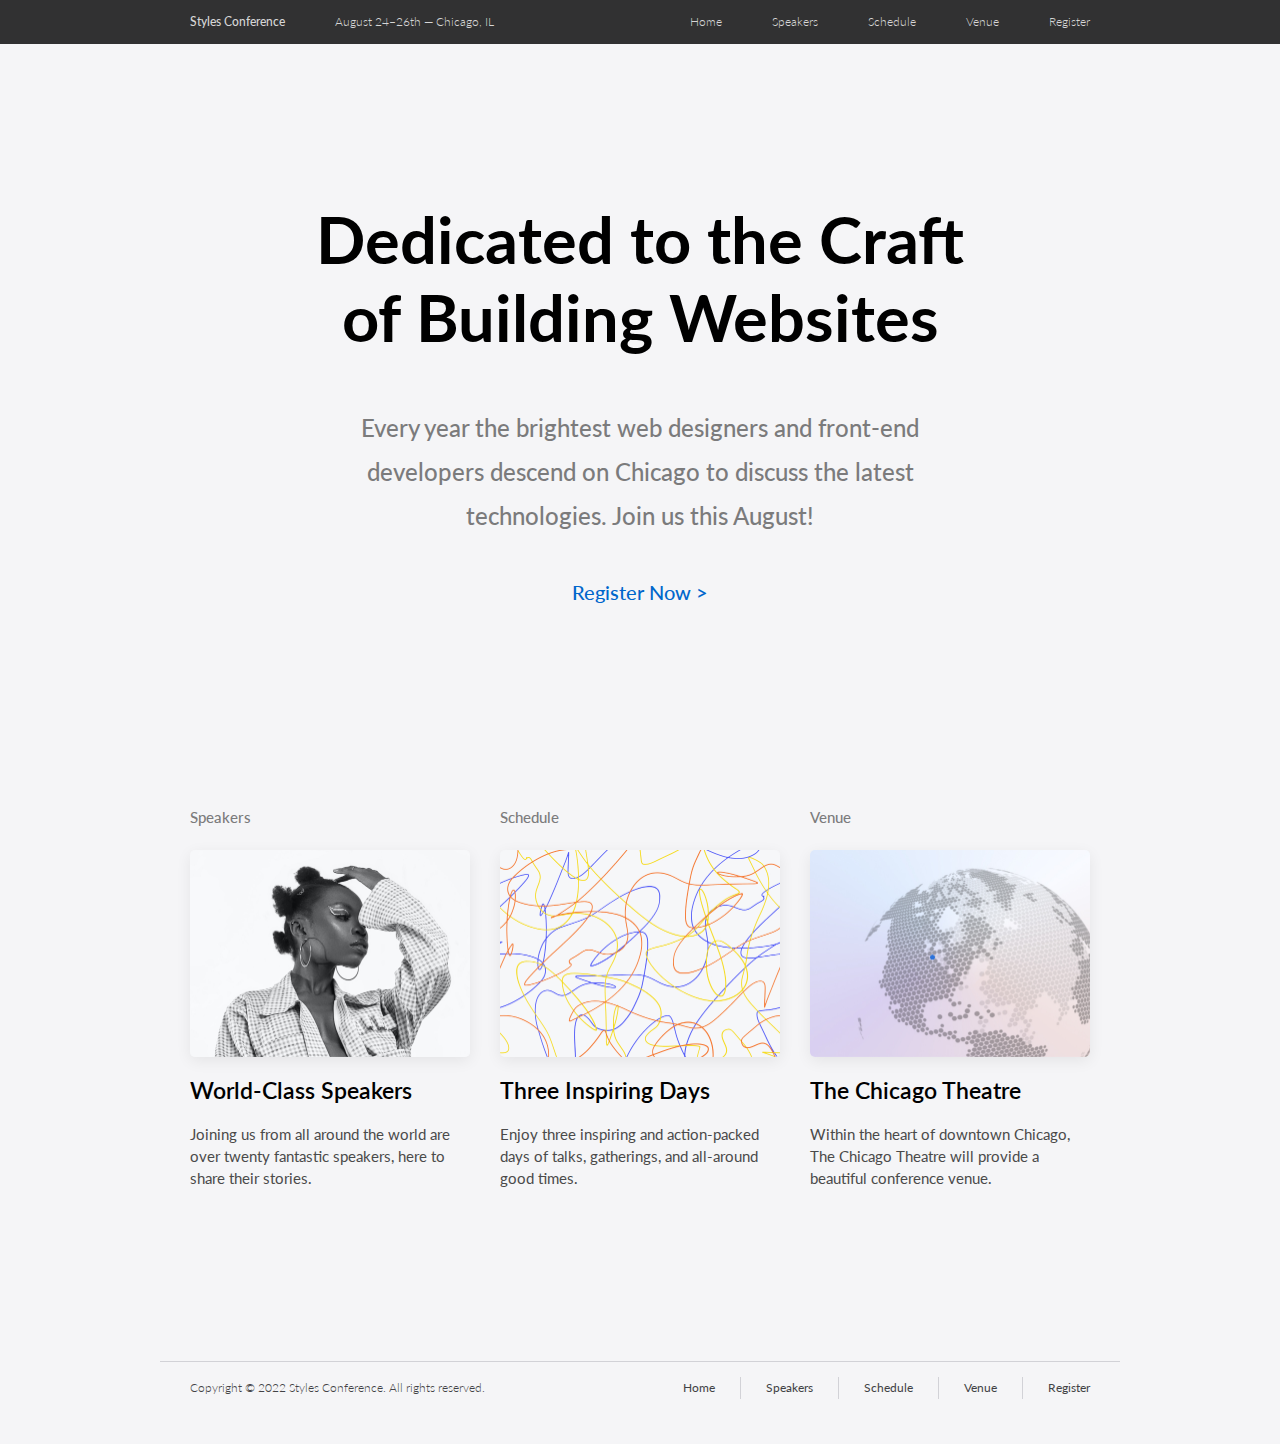
<file: Index.html>
<!DOCTYPE html>
<html lang="en">

<head>
	<meta charset="UTF-8">
	<meta http-equiv="X-UA-Compatible" content="IE=edge">
	<meta name="viewport" content="width=device-width, initial-scale=1.0">
	<title>Styles Conference</title>
	<link rel="stylesheet" href="assets/stylesheets/main.css">
	<link rel="stylesheet" href="http://fonts.googleapis.com/css?family=Lato:100,300,400,500,600,700">
</head>

<body>

	<!-- Header -->

	<header class="primary-header">
		<div class="container group">

			<h1 class="logo">
				<a href="index.html">Styles Conference</a>
			</h1>

			<h3 class="tagline">August 24&ndash;26th &mdash; Chicago, IL</h3>

			<nav class="nav primary-nav">
				<ul>
					<li><a href="index.html">Home</a></li><!--
					--><li><a href="speakers.html">Speakers</a></li><!--
					--><li><a href="schedule.html">Schedule</a></li><!--
					--><li><a href="venue.html">Venue</a></li><!--
					--><li><a href="register.html">Register</a></li>
				</ul>
			</nav>

		</div>
	</header>

	<!-- Hero -->

	<section class="hero container">

		<h2>Dedicated to the Craft <br> of Building Websites</h2>

		<p>Every year the brightest web designers and front-end <br> developers descend on Chicago to discuss the latest <br> technologies. Join us this August!</p>

		<a class="btn btn-alt" href="register.html">Register Now ></a>

	</section>

	<!-- Teasers -->

	<section class="row space-bottom">
		<div class="grid">

			<!-- Speakers -->

			<section class="teaser col-1-3">
				<h5>Speakers</h5>
				<a href="speakers.html">
					<img src="assets/images/home/speakers.jpg" alt="Professional Speaker">
					<h3>World-Class Speakers</h3>
				</a>
				<p>Joining us from all around the world are over twenty fantastic speakers, here to share their stories.</p>
			</section><!--

			Schedule

			--><section class="teaser col-1-3">
				<h5>Schedule</h5>
				<a href="schedule.html">
					<img src="assets/images/home/schedule.jpg" alt="Conference Attendees">
					<h3>Three Inspiring Days</h3>
				</a>
				<p>Enjoy three inspiring and action-packed days of talks, gatherings, and all-around good times.</p>
			</section><!--

			Venue

			--><section class="teaser col-1-3">
				<h5>Venue</h5>
				<a href="venue.html">
					<img src="assets/images/home/venue.jpg" alt="The Chicago Theatre">
					<h3>The Chicago Theatre</h3>
				</a>
				<p>Within the heart of downtown Chicago, The Chicago Theatre will provide a beautiful conference venue.</p>
			</section>

		</div>
	</section>

	<!-- Footer -->

	<footer class="primary-footer container group">

		<small>Copyright &copy; 2022 Styles Conference. All rights reserved.</small>

		<nav class="nav">
			<ul>
				<li><a href="index.html">Home</a></li><!--
				--><li><a href="speakers.html">Speakers</a></li><!--
				--><li><a href="schedule.html">Schedule</a></li><!--
				--><li><a href="venue.html">Venue</a></li><!--
				--><li><a href="register.html">Register</a></li>
			</ul>
		</nav>

	</footer>

</body>
</html>
</file>
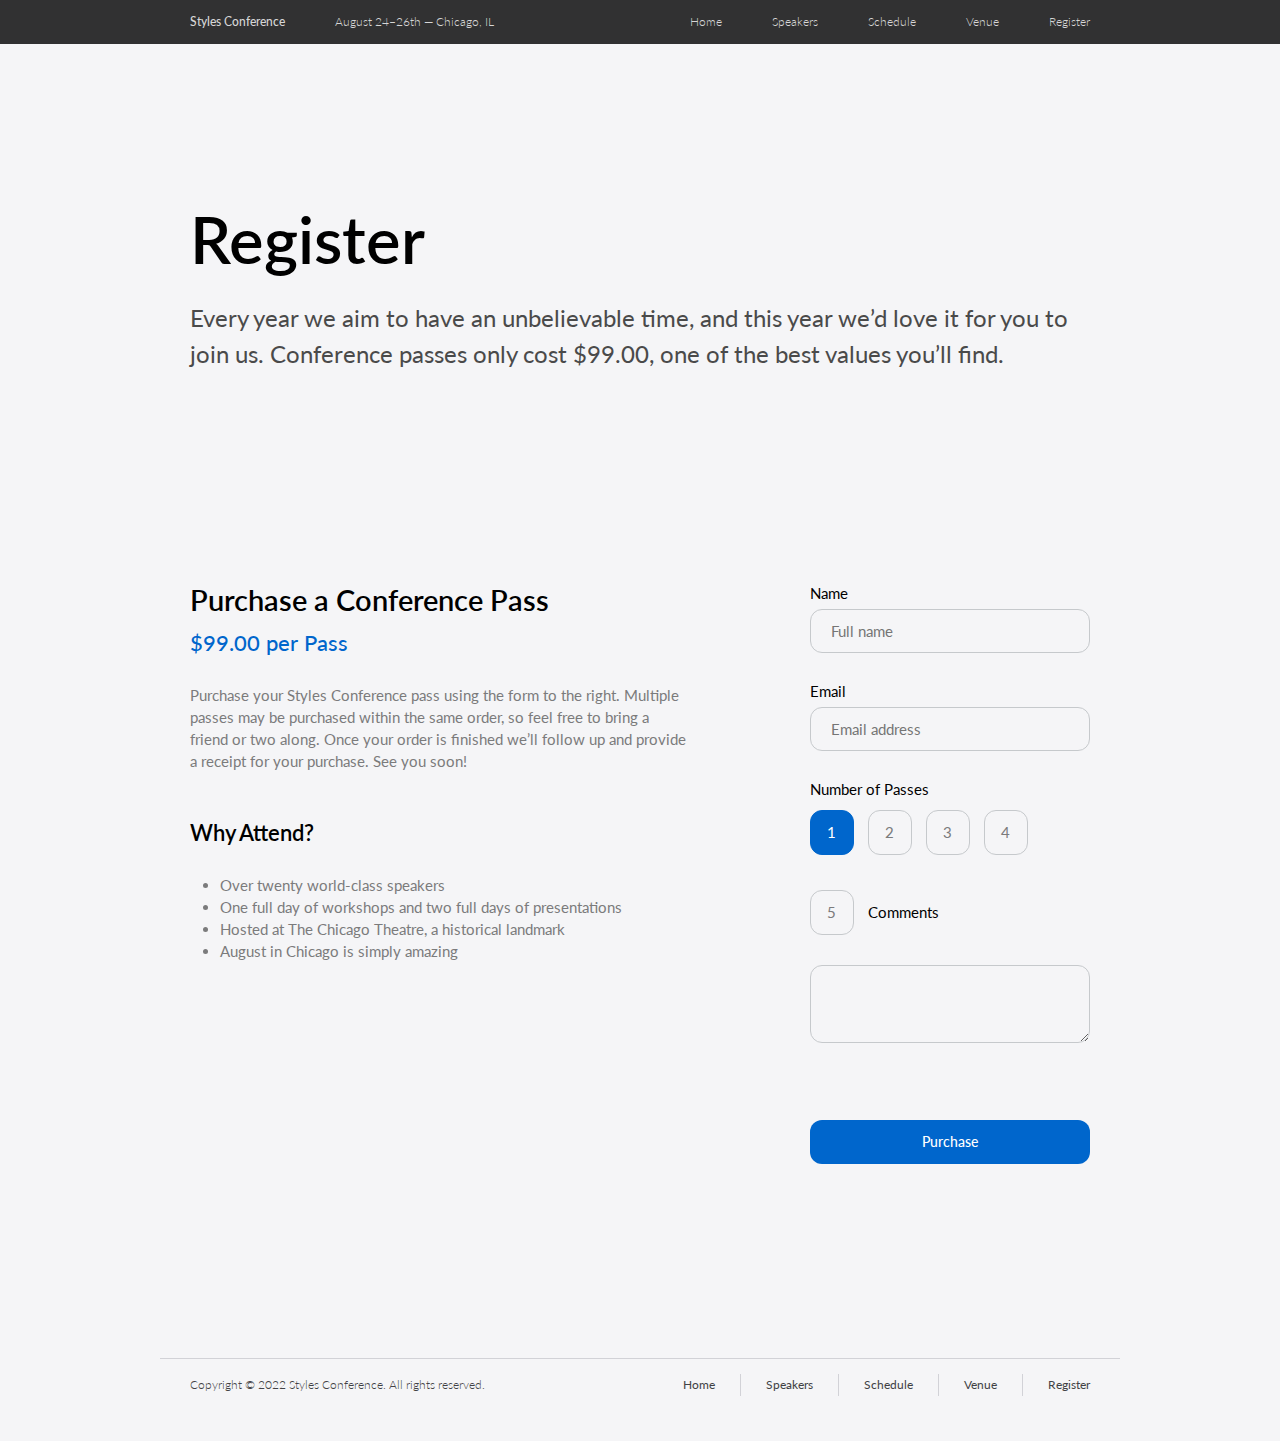
<file: register.html>
<!DOCTYPE html>
<html lang="en">

<head>
	<meta charset="UTF-8">
	<meta http-equiv="X-UA-Compatible" content="IE=edge">
	<meta name="viewport" content="width=device-width, initial-scale=1.0">
	<title>Styles Conference</title>
	<link rel="stylesheet" href="assets/stylesheets/main.css">
	<link rel="stylesheet" href="http://fonts.googleapis.com/css?family=Lato:100,300,400,500,600,700">
</head>

<body>

	<!-- Header -->

	<header class="primary-header">
		<div class="container group">

			<h1 class="logo">
				<a href="index.html">Styles Conference</a>
			</h1>

			<h3 class="tagline">August 24&ndash;26th &mdash; Chicago, IL</h3>

			<nav class="nav primary-nav">
				<ul>
					<li><a href="index.html">Home</a></li><!--
					--><li><a href="speakers.html">Speakers</a></li><!--
					--><li><a href="schedule.html">Schedule</a></li><!--
					--><li><a href="venue.html">Venue</a></li><!--
					--><li><a href="register.html">Register</a></li>
				</ul>
			</nav>

		</div>
	</header>

	<!-- Lead -->

	<section class="row-alt">
		<div class="lead container">

			<h1>Register</h1>

			<p>Every year we aim to have an unbelievable time, and this year we&#8217;d love it for you to join us. Conference passes only cost $99.00, one of the best values you&#8217;ll find.</p>

		</div>
	</section>

	<!-- Main content -->

	<section class="row">
		<div class="grid">

			<!-- Details -->

			<section class="details col-2-3">

				<h2>Purchase a Conference Pass</h2>
				<h5>$99.00 per Pass</h5>

				<p>Purchase your Styles Conference pass using the form to the right. Multiple passes may be purchased within the same order, so feel free to bring a friend or two along. Once your order is finished we&#8217;ll follow up and provide a receipt for your purchase. See you soon!</p>

				<h4>Why Attend?</h4>

				<ul class="why-attend">
					<li>Over twenty world-class speakers</li>
					<li>One full day of workshops and two full days of presentations</li>
					<li>Hosted at The Chicago Theatre, a historical landmark</li>
					<li>August in Chicago is simply amazing</li>
				</ul>

			</section><!--

			Registration form

			--><form class="col-1-3" action="#" method="post">

				<fieldset class="register-group">

					<label>
						Name
						<input type="text" name="name" placeholder="Full name" required>
					</label>

					<label>
						Email
						<input type="email" name="email" placeholder="Email address" required>
					</label>

					<label>Number of Passes</label>
					<br>
					<div class="register-btn">
						<input id="radio-1" type="radio" name="radio" value="1" checked>
						<label for="radio-1">1</label>
					</div>
					<div class="register-btn">
						<input id="radio-2" type="radio" name="radio" value="2">
						<label for="radio-2">2</label>
					</div>
					<div class="register-btn">
						<input id="radio-3" type="radio" name="radio" value="3">
						<label for="radio-3">3</label>
					</div>
					<div class="register-btn">
						<input id="radio-4" type="radio" name="radio" value="4">
						<label for="radio-4">4</label>
					</div>
					<div class="register-btn">
						<input id="radio-5" type="radio" name="radio" value="5">
						<label for="radio-5">5</label>
					</div>
 
					<label>
						Comments
						<textarea name="comments"></textarea>
					</label>

				</fieldset>

				<input class="btn btn-default" type="submit" name="submit" value="Purchase">

			</form>

		</div>
	</section>

	<!-- Footer -->

	<footer class="primary-footer container group">

		<small>Copyright &copy; 2022 Styles Conference. All rights reserved.</small>

		<nav class="nav">
			<ul>
				<li><a href="index.html">Home</a></li><!--
				--><li><a href="speakers.html">Speakers</a></li><!--
				--><li><a href="schedule.html">Schedule</a></li><!--
				--><li><a href="venue.html">Venue</a></li><!--
				--><li><a href="register.html">Register</a></li>
			</ul>
		</nav>

	</footer>

</body>
</html>
</file>
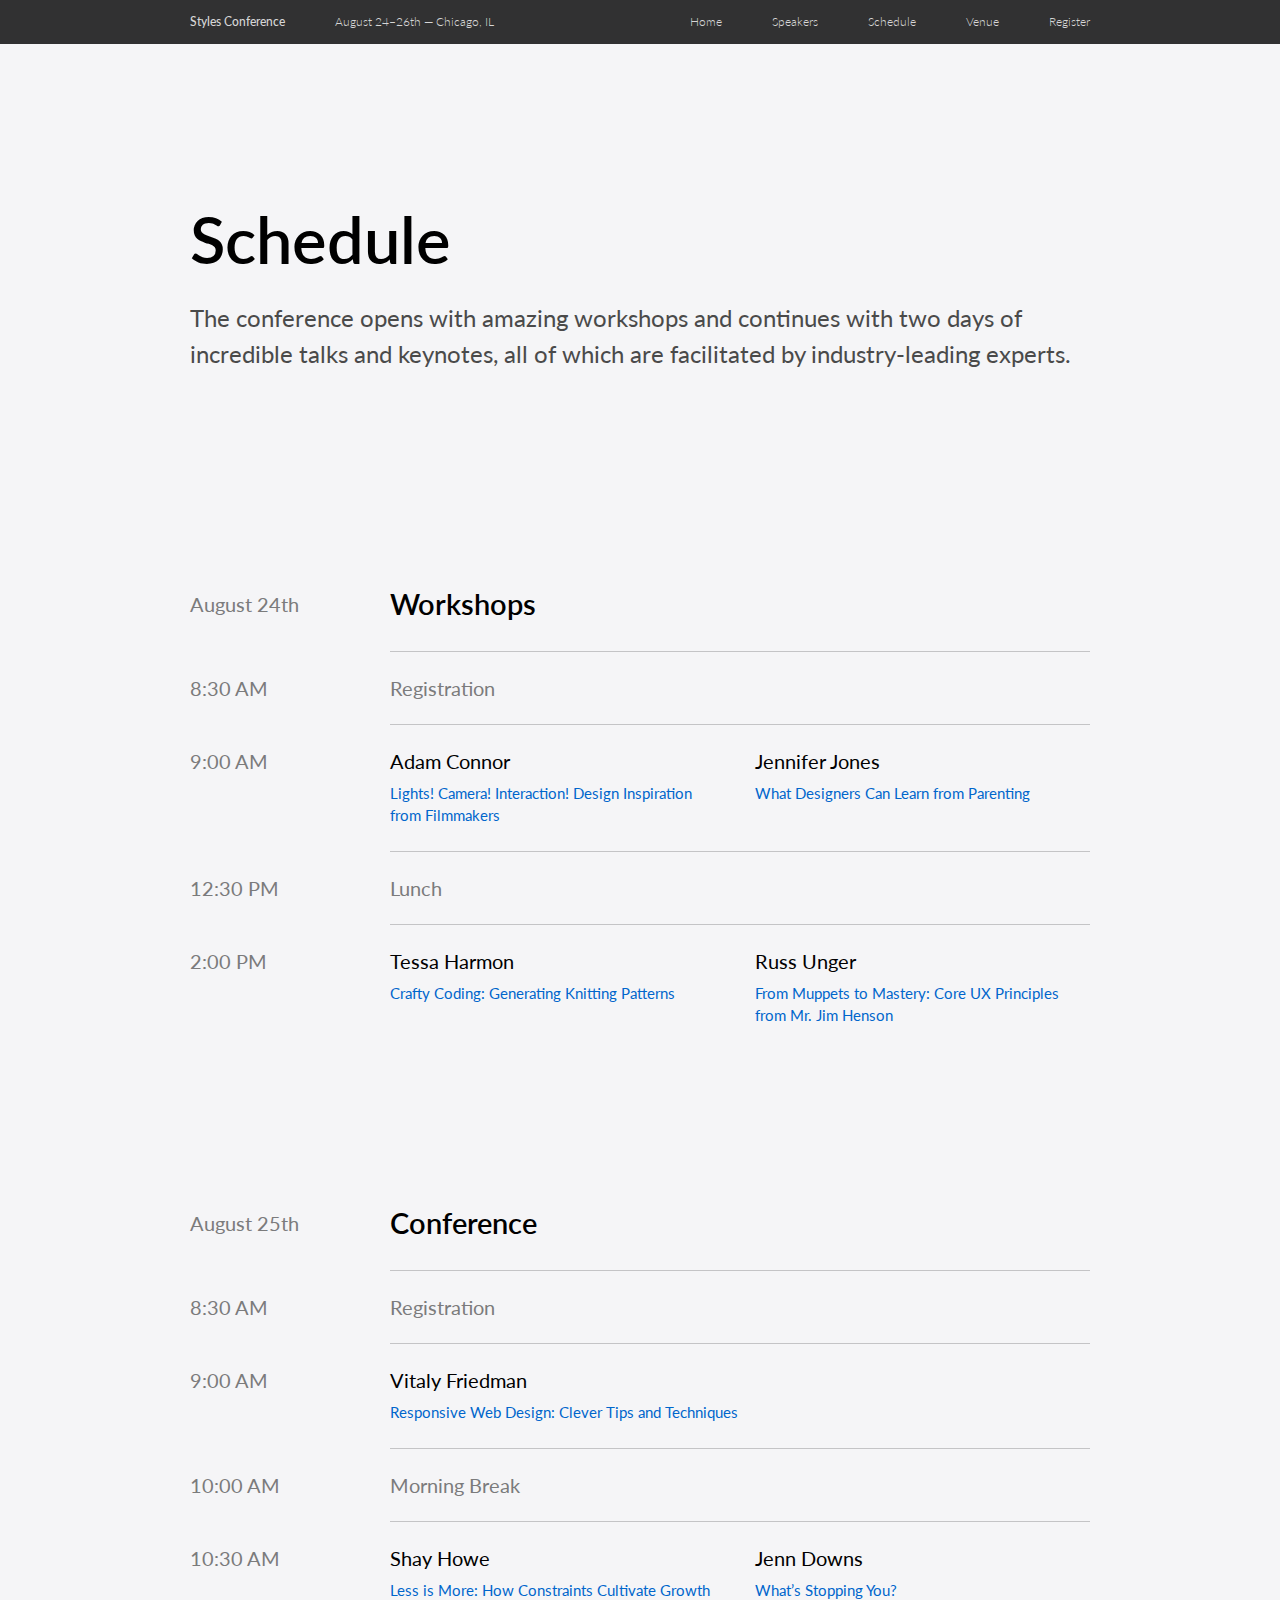
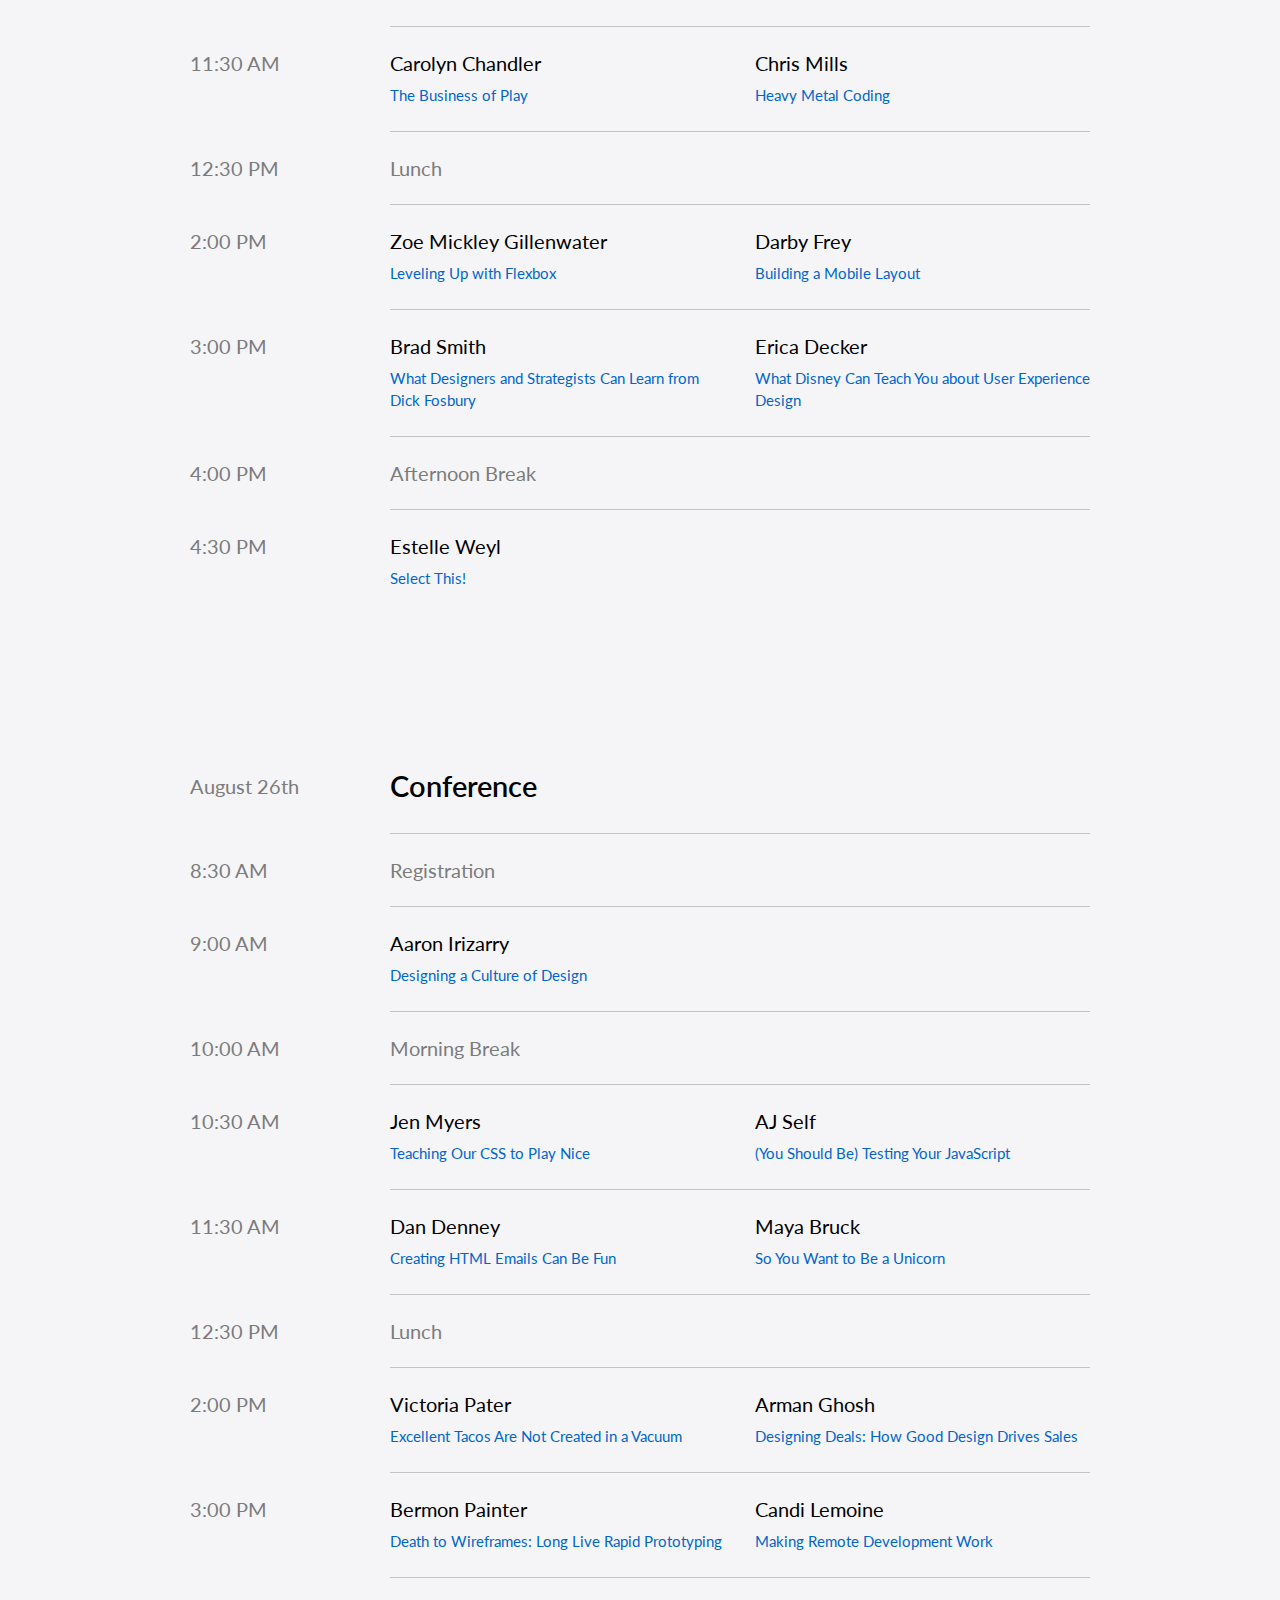
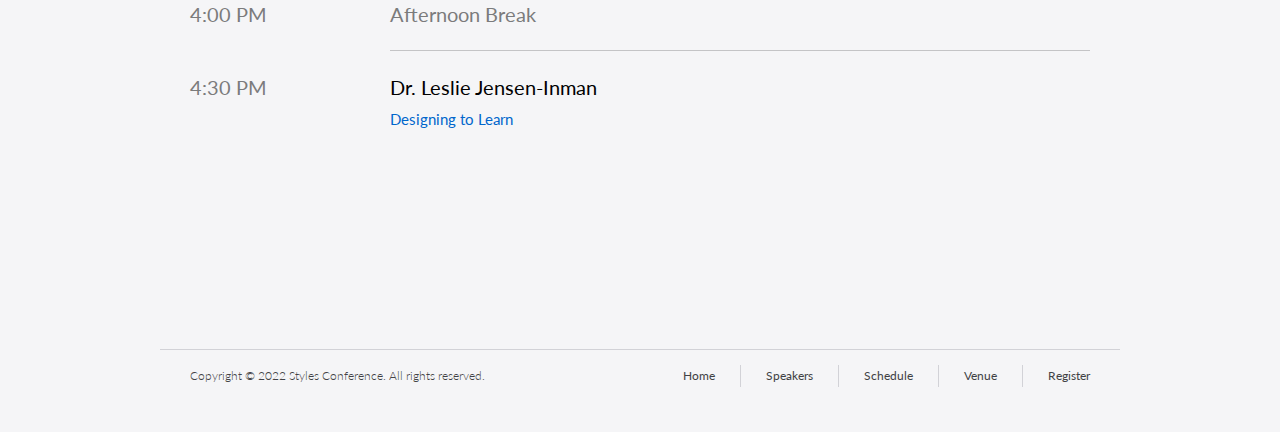
<file: schedule.html>
<!DOCTYPE html>
<html lang="en">

<head>
	<meta charset="UTF-8">
	<meta http-equiv="X-UA-Compatible" content="IE=edge">
	<meta name="viewport" content="width=device-width, initial-scale=1.0">
	<title>Styles Conference</title>
	<link rel="stylesheet" href="assets/stylesheets/main.css">
	<link rel="stylesheet" href="http://fonts.googleapis.com/css?family=Lato:100,300,400,500,600,700">
</head>

<body>

	<!-- Header -->

	<header class="primary-header">
		<div class="container group">

			<h1 class="logo">
				<a href="index.html">Styles Conference</a>
			</h1>

			<h3 class="tagline">August 24&ndash;26th &mdash; Chicago, IL</h3>

			<nav class="nav primary-nav">
				<ul>
					<li><a href="index.html">Home</a></li><!--
					--><li><a href="speakers.html">Speakers</a></li><!--
					--><li><a href="schedule.html">Schedule</a></li><!--
					--><li><a href="venue.html">Venue</a></li><!--
					--><li><a href="register.html">Register</a></li>
				</ul>
			</nav>

		</div>
	</header>

	<!-- Lead -->

	<section class="row-alt">
		<div class="lead container">

			<h1>Schedule</h1>

			<p>The conference opens with amazing workshops and continues with two days of incredible talks and keynotes, all of which are facilitated by industry-leading experts.</p>

		</div>
	</section>

	<!-- Main content -->

	<section class="row">
		<div class="container">

			<!-- Workshops -->

			<table>
				<thead>
					<tr>
						<th class="schedule-offset" scope="row">
							August 24th
						</th>
						<td colspan="2">
							Workshops
						</td>
					</tr>
				</thead>
				<tbody>
					<tr>
						<th scope="row">
							<time datetime="08:30:00">8:30 AM</time>
						</th>
						<td class="schedule-offset" colspan="2">
							Registration
						</td>
					</tr>
					<tr>
						<th scope="row">
							<time datetime="09:00:00">9:00 AM</time>
						</th>
						<td>
							<a href="speakers.html#adam-connor">
								<h4>Adam Connor</h4>
								Lights! Camera! Interaction! Design Inspiration from Filmmakers
							</a>
						</td>
						<td>
							<a href="speakers.html#jennifer-jones">
								<h4>Jennifer Jones</h4>
								What Designers Can Learn from Parenting
							</a>
						</td>
					</tr>
					<tr>
						<th scope="row">
							<time datetime="12:30:00">12:30 PM</time>
						</th>
						<td class="schedule-offset" colspan="2">
							Lunch
						</td>
					</tr>
					<tr>
						<th scope="row">
							<time datetime="14:00:00">2:00 PM</time>
						</th>
						<td>
							<a href="speakers.html#tessa-harmon">
								<h4>Tessa Harmon</h4>
								Crafty Coding: Generating Knitting Patterns
							</a>
						</td>
						<td>
							<a href="speakers.html#russ-unger">
								<h4>Russ Unger</h4>
								From Muppets to Mastery: Core UX Principles from Mr. Jim Henson
							</a>
						</td>
					</tr>
				</tbody>
			</table>

			<!-- Conference -->

			<table>
				<thead>
					<tr>
						<th class="schedule-offset" scope="row">
							August 25th
						</th>
						<td colspan="2">
							Conference
						</td>
					</tr>
				</thead>
				<tbody>
					<tr>
						<th scope="row">
							<time datetime="08:30:00">8:30 AM</time>
						</th>
						<td class="schedule-offset" colspan="2">
							Registration
						</td>
					</tr>
					<tr>
						<th scope="row">
							<time datetime="09:00:00">9:00 AM</time>
						</th>
						<td colspan="2">
							<a href="speakers.html#vitaly-friedman">
								<h4>Vitaly Friedman</h4>
								Responsive Web Design: Clever Tips and Techniques
							</a>
						</td>
					</tr>
					<tr>
						<th scope="row">
							<time datetime="10:00:00">10:00 AM</time>
						</th>
						<td class="schedule-offset" colspan="2">
							Morning Break
						</td>
					</tr>
					<tr>
						<th scope="row">
							<time datetime="10:30:00">10:30 AM</time>
						</th>
						<td>
							<a href="speakers.html#shay-howe">
								<h4>Shay Howe</h4>
								Less is More: How Constraints Cultivate Growth
							</a>
						</td>
						<td>
							<a href="speakers.html#jenn-downs">
								<h4>Jenn Downs</h4>
								What&#8217;s Stopping You?
							</a>
						</td>
					</tr>
					<tr>
						<th scope="row">
							<time datetime="11:30:00">11:30 AM</time>
						</th>
						<td>
							<a href="speakers.html#carolyn-chandler">
								<h4>Carolyn Chandler</h4>
								The Business of Play
							</a>
						</td>
						<td>
							<a href="speakers.html#chris-mills">
								<h4>Chris Mills</h4>
								Heavy Metal Coding
							</a>
						</td>
					</tr>
					<tr>
						<th scope="row">
							<time datetime="12:30:00">12:30 PM</time>
						</th>
							<td class="schedule-offset" colspan="2">
							Lunch
						</td>
					</tr>
					<tr>
						<th scope="row">
							<time datetime="14:00">2:00 PM</time>
						</th>
						<td>
							<a href="speakers.html#zoe-mickley-gillenwater">
								<h4>Zoe Mickley Gillenwater</h4>
								Leveling Up with Flexbox
							</a>
						</td>
						<td>
							<a href="speakers.html#darby-frey">
								<h4>Darby Frey</h4>
								Building a Mobile Layout
							</a>
						</td>
					</tr>
					<tr>
						<th scope="row">
							<time datetime="15:00:00">3:00 PM</time>
						</th>
						<td>
							<a href="speakers.html#brad-smith">
								<h4>Brad Smith</h4>
								What Designers and Strategists Can Learn from Dick Fosbury
							</a>
						</td>
						<td>
							<a href="speakers.html#erica-decker">
								<h4>Erica Decker</h4>
								What Disney Can Teach You about User Experience Design
							</a>
						</td>
					</tr>
					<tr>
						<th scope="row">
							<time datetime="16:00:00">4:00 PM</time>
						</th>
						<td class="schedule-offset" colspan="2">
							Afternoon Break
						</td>
					</tr>
					<tr>
						<th scope="row">
							<time datetime="16:30:00">4:30 PM</time>
						</th>
						<td colspan="2">
							<a href="speakers.html#estelle-weyl">
								<h4>Estelle Weyl</h4>
								Select This!
							</a>
						</td>
					</tr>
				</tbody>
			</table>

			<!-- Conference -->

			<table>
				<thead>
					<tr>
						<th class="schedule-offset" scope="row">
							August 26th
						</th>
						<td colspan="2">
							Conference
						</td>
					</tr>
				</thead>
				<tbody>
					<tr>
						<th scope="row">
							<time datetime="08:30:00">8:30 AM</time>
						</th>
						<td class="schedule-offset" colspan="2">
							Registration
						</td>
					</tr>
					<tr>
						<th scope="row">
							<time datetime="09:00:00">9:00 AM</time>
						</th>
						<td colspan="2">
							<a href="speakers.html#aaron-irizarry">
								<h4>Aaron Irizarry</h4>
								Designing a Culture of Design
							</a>
						</td>
					</tr>
					<tr>
						<th scope="row">
							<time datetime="10:00:00">10:00 AM</time>
						</th>
						<td class="schedule-offset" colspan="2">
							Morning Break
						</td>
					</tr>
					<tr>
						<th scope="row">
							<time datetime="10:30:00">10:30 AM</time>
						</th>
						<td>
							<a href="speakers.html#jen-myers">
								<h4>Jen Myers</h4>
								Teaching Our CSS to Play Nice
							</a>
						</td>
						<td>
							<a href="speakers.html#aj-self">
								<h4>AJ Self</h4>
								(You Should Be) Testing Your JavaScript
							</a>
						</td>
					</tr>
					<tr>
						<th scope="row">
							<time datetime="11:30:00">11:30 AM</time>
						</th>
						<td>
							<a href="speakers.html#dan-denney">
								<h4>Dan Denney</h4>
								Creating HTML Emails Can Be Fun
							</a>
						</td>
						<td>
							<a href="speakers.html#maya-bruck">
								<h4>Maya Bruck</h4>
								So You Want to Be a Unicorn
							</a>
						</td>
					</tr>
					<tr>
						<th scope="row">
							<time datetime="12:30:00">12:30 PM</time>
						</th>
						<td class="schedule-offset" colspan="2">
							Lunch
						</td>
					</tr>
					<tr>
						<th scope="row">
							<time datetime="14:00">2:00 PM</time>
						</th>
						<td>
							<a href="speakers.html#victoria-pater">
								<h4>Victoria Pater</h4>
								Excellent Tacos Are Not Created in a Vacuum
							</a>
						</td>
						<td>
							<a href="speakers.html#arman-ghosh">
								<h4>Arman Ghosh</h4>
								Designing Deals: How Good Design Drives Sales
							</a>
						</td>
					</tr>
					<tr>
						<th scope="row">
							<time datetime="15:00:00">3:00 PM</time>
						</th>
						<td>
							<a href="speakers.html#bermon-painter">
								<h4>Bermon Painter</h4>
								Death to Wireframes: Long Live Rapid Prototyping
							</a>
						</td>
						<td>
							<a href="speakers.html#candi-lemoine">
								<h4>Candi Lemoine</h4>
								Making Remote Development Work
							</a>
						</td>
					</tr>
					<tr>
						<th scope="row">
							<time datetime="16:00:00">4:00 PM</time>
						</th>
						<td class="schedule-offset" colspan="2">
							Afternoon Break
						</td>
					</tr>
					<tr>
						<th scope="row">
							<time datetime="16:30:00">4:30 PM</time>
						</th>
						<td colspan="2">
							<a href="speakers.html#leslie-jensen-inman">
								<h4>Dr. Leslie Jensen-Inman</h4>
								Designing to Learn
							</a>
						</td>
					</tr>
				</tbody>
			</table>

		</div>
	</section>

	<!-- Footer -->

	<footer class="primary-footer container group">

		<small>Copyright &copy; 2022 Styles Conference. All rights reserved.</small>

		<nav class="nav">
			<ul>
				<li><a href="index.html">Home</a></li><!--
				--><li><a href="speakers.html">Speakers</a></li><!--
				--><li><a href="schedule.html">Schedule</a></li><!--
				--><li><a href="venue.html">Venue</a></li><!--
				--><li><a href="register.html">Register</a></li>
			</ul>
		</nav>

	</footer>

</body>
</html>
</file>
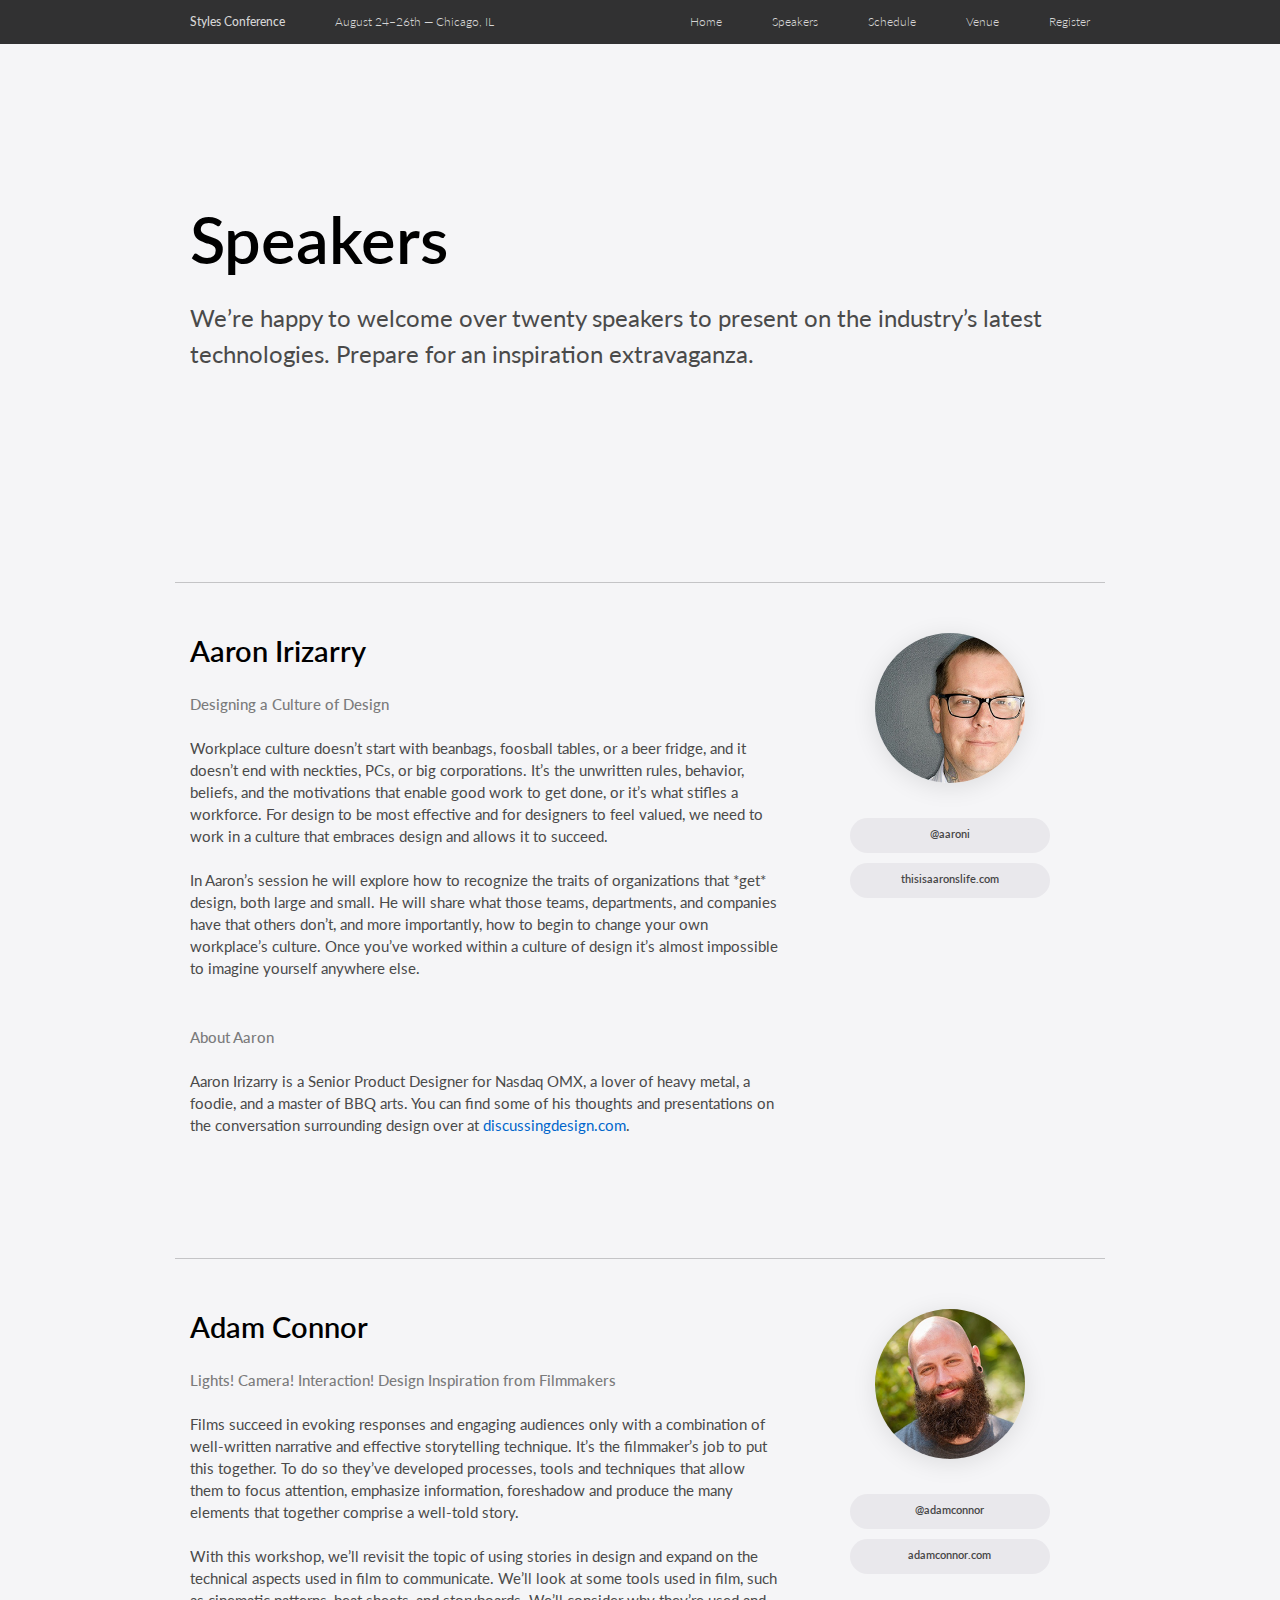
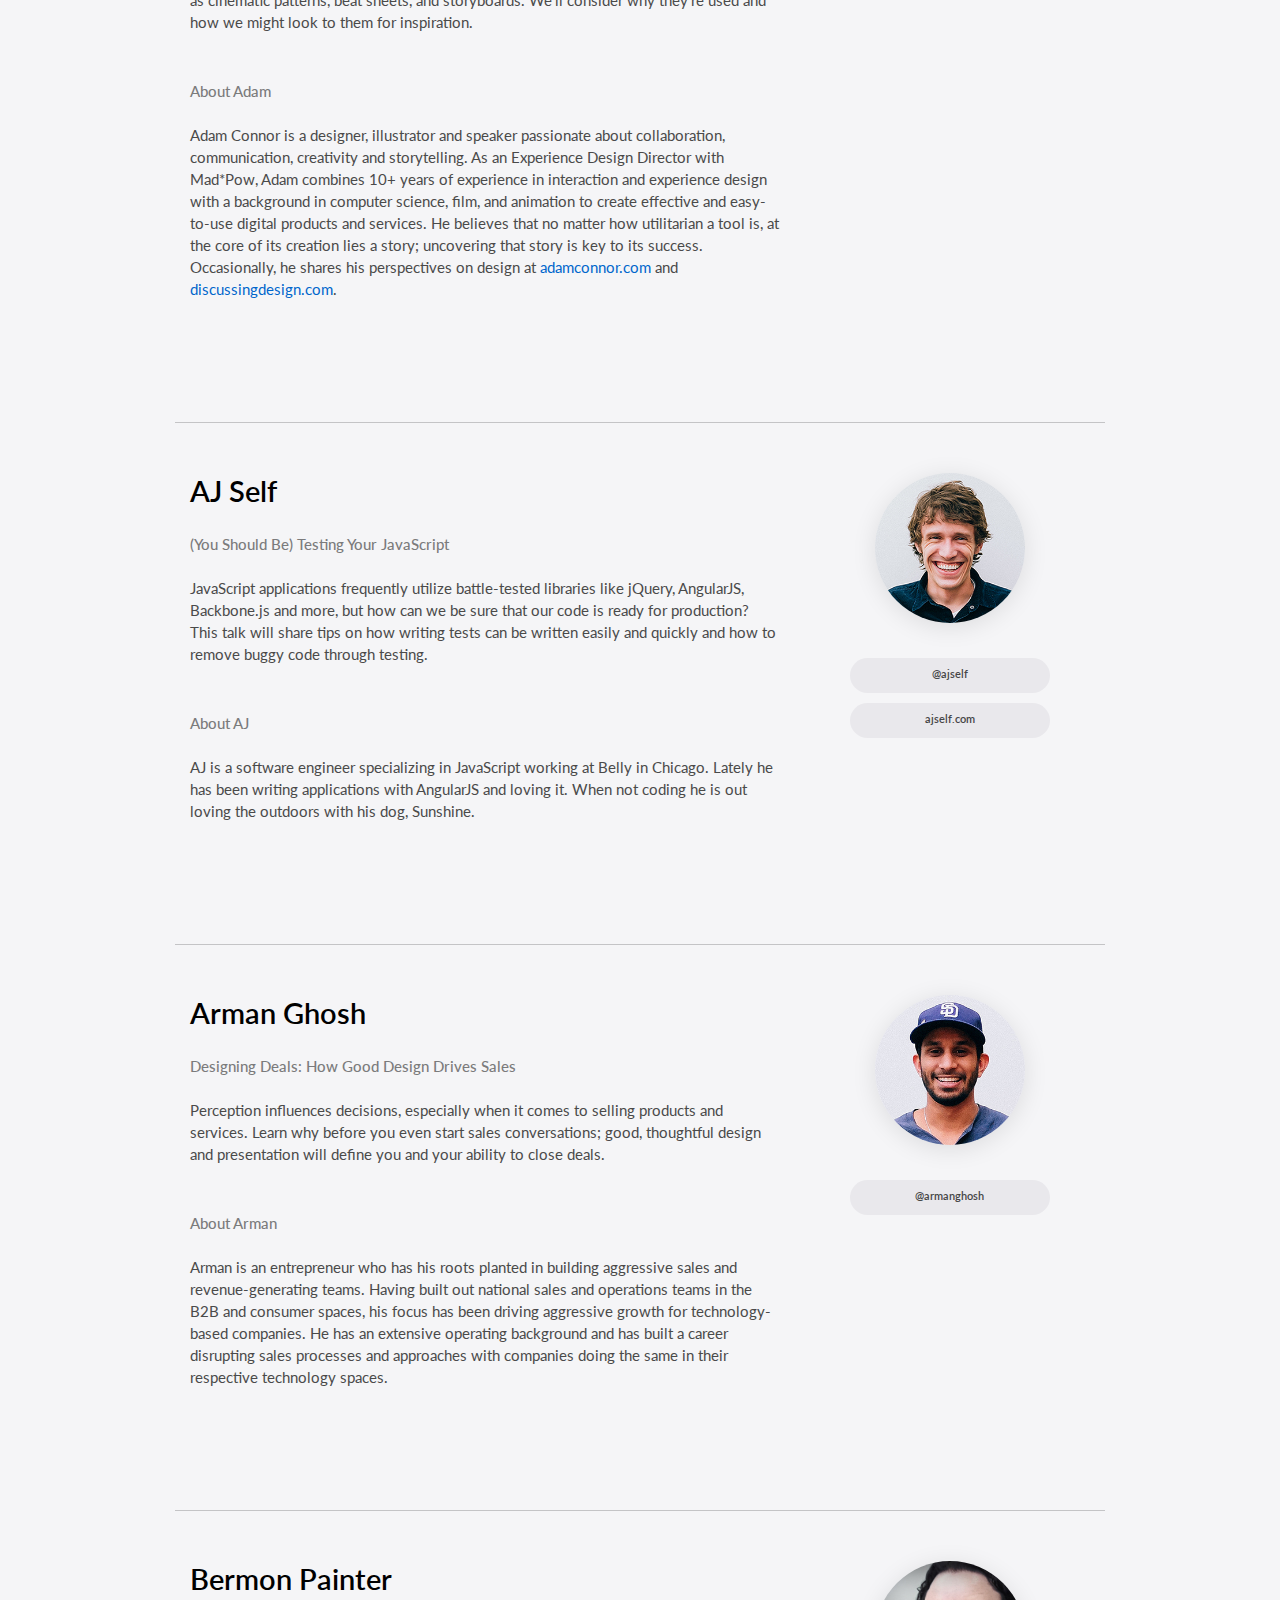
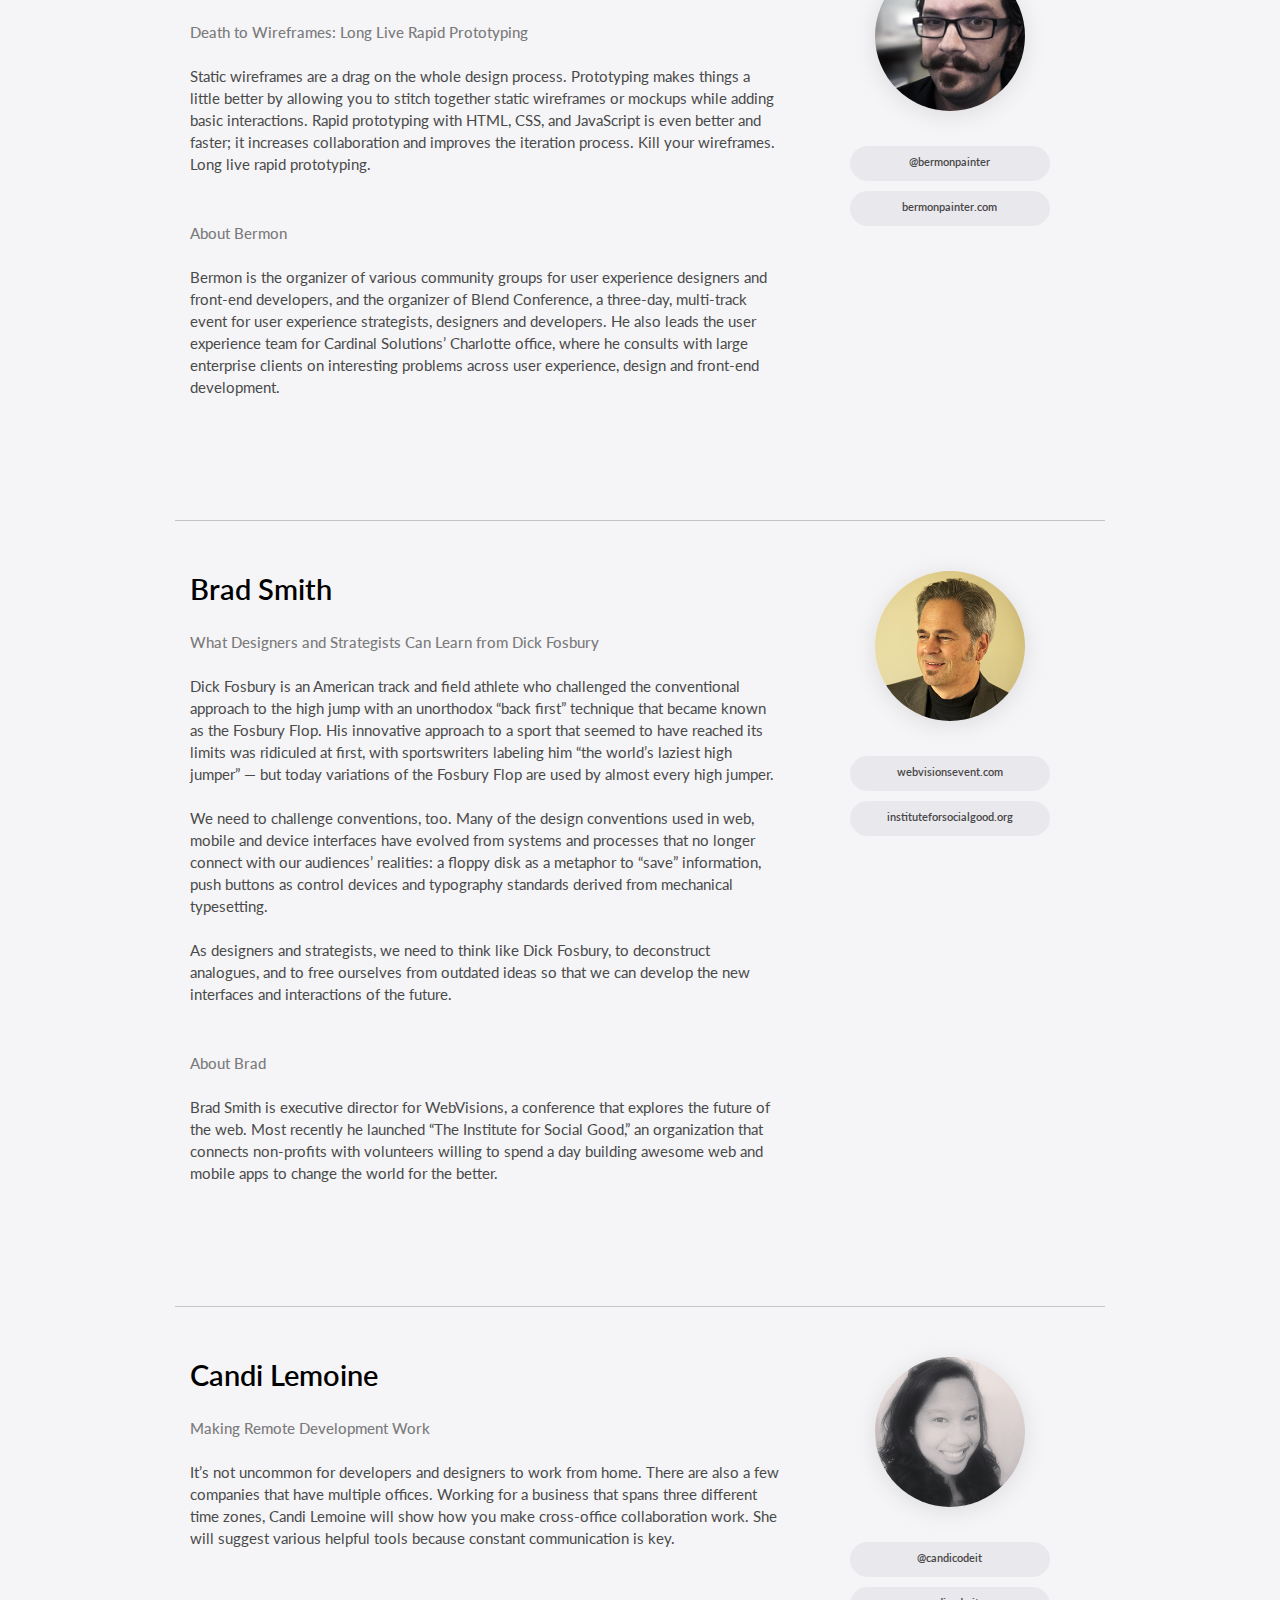
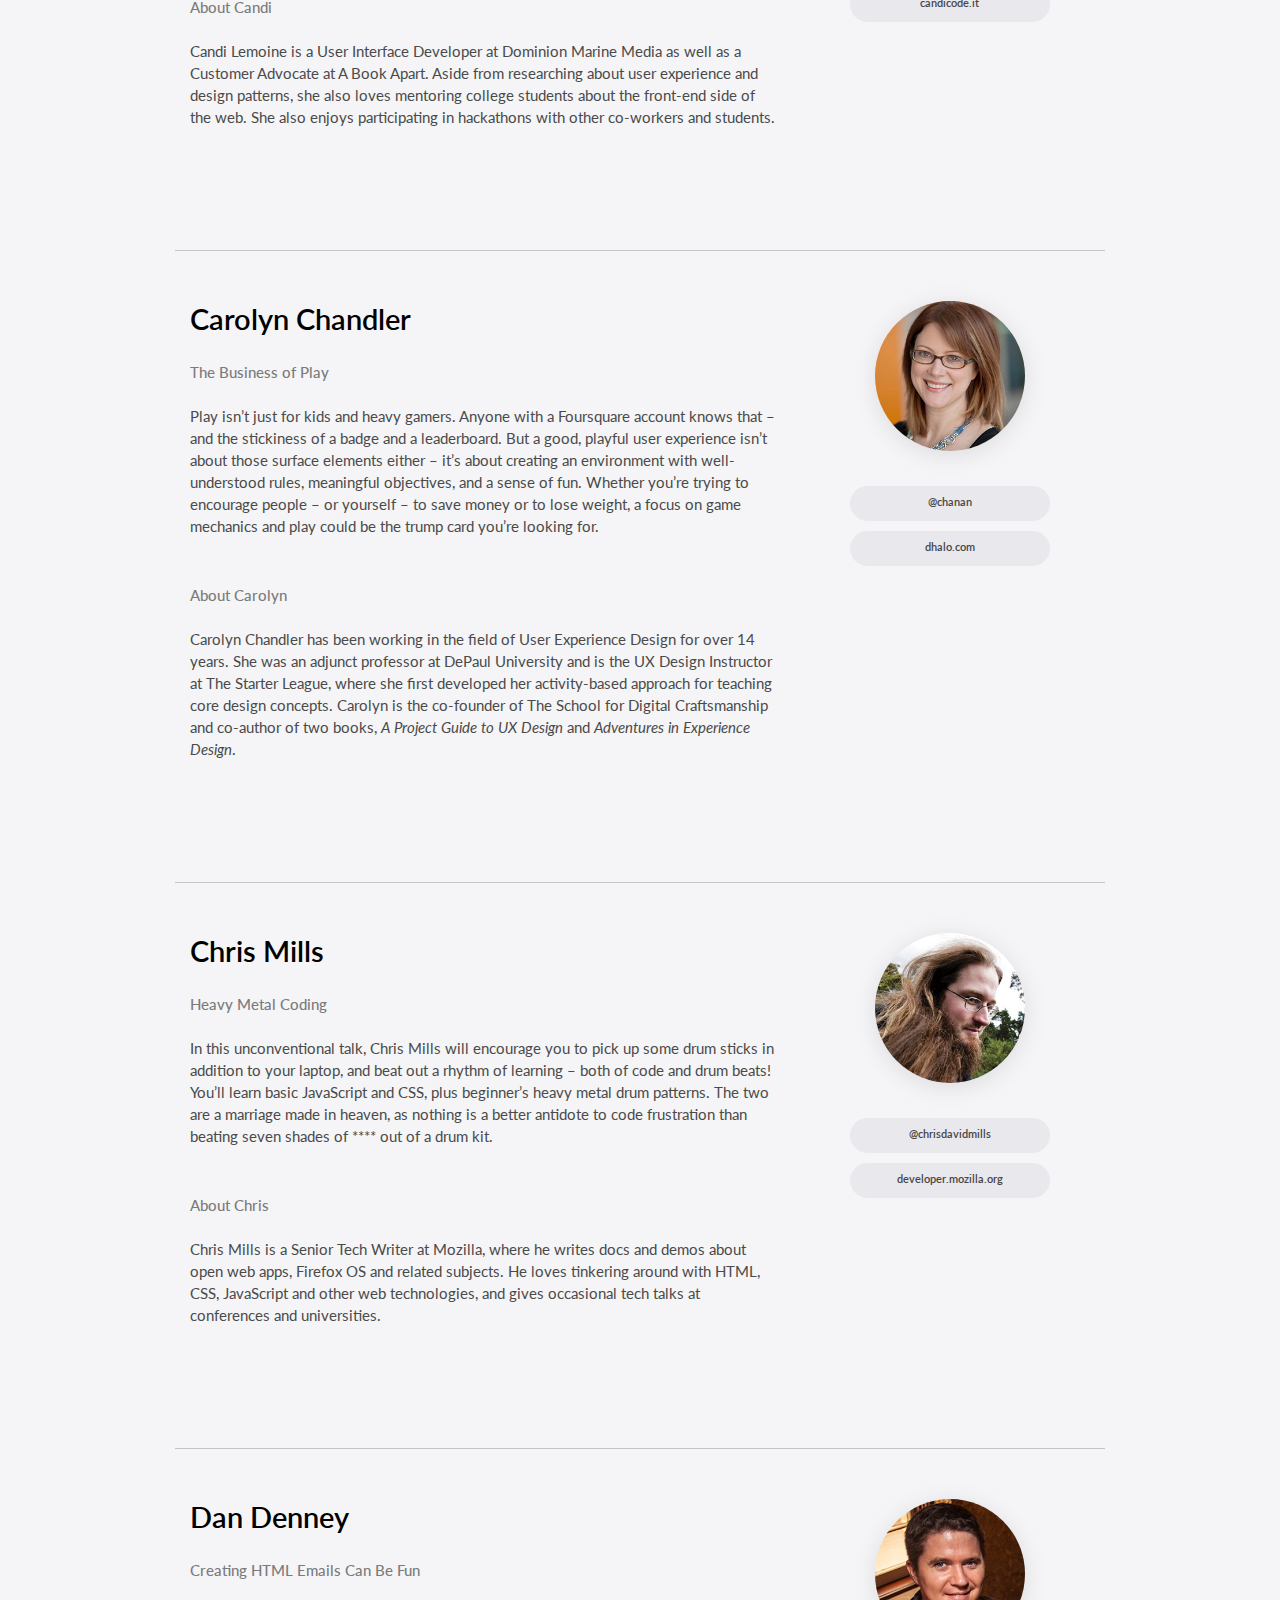
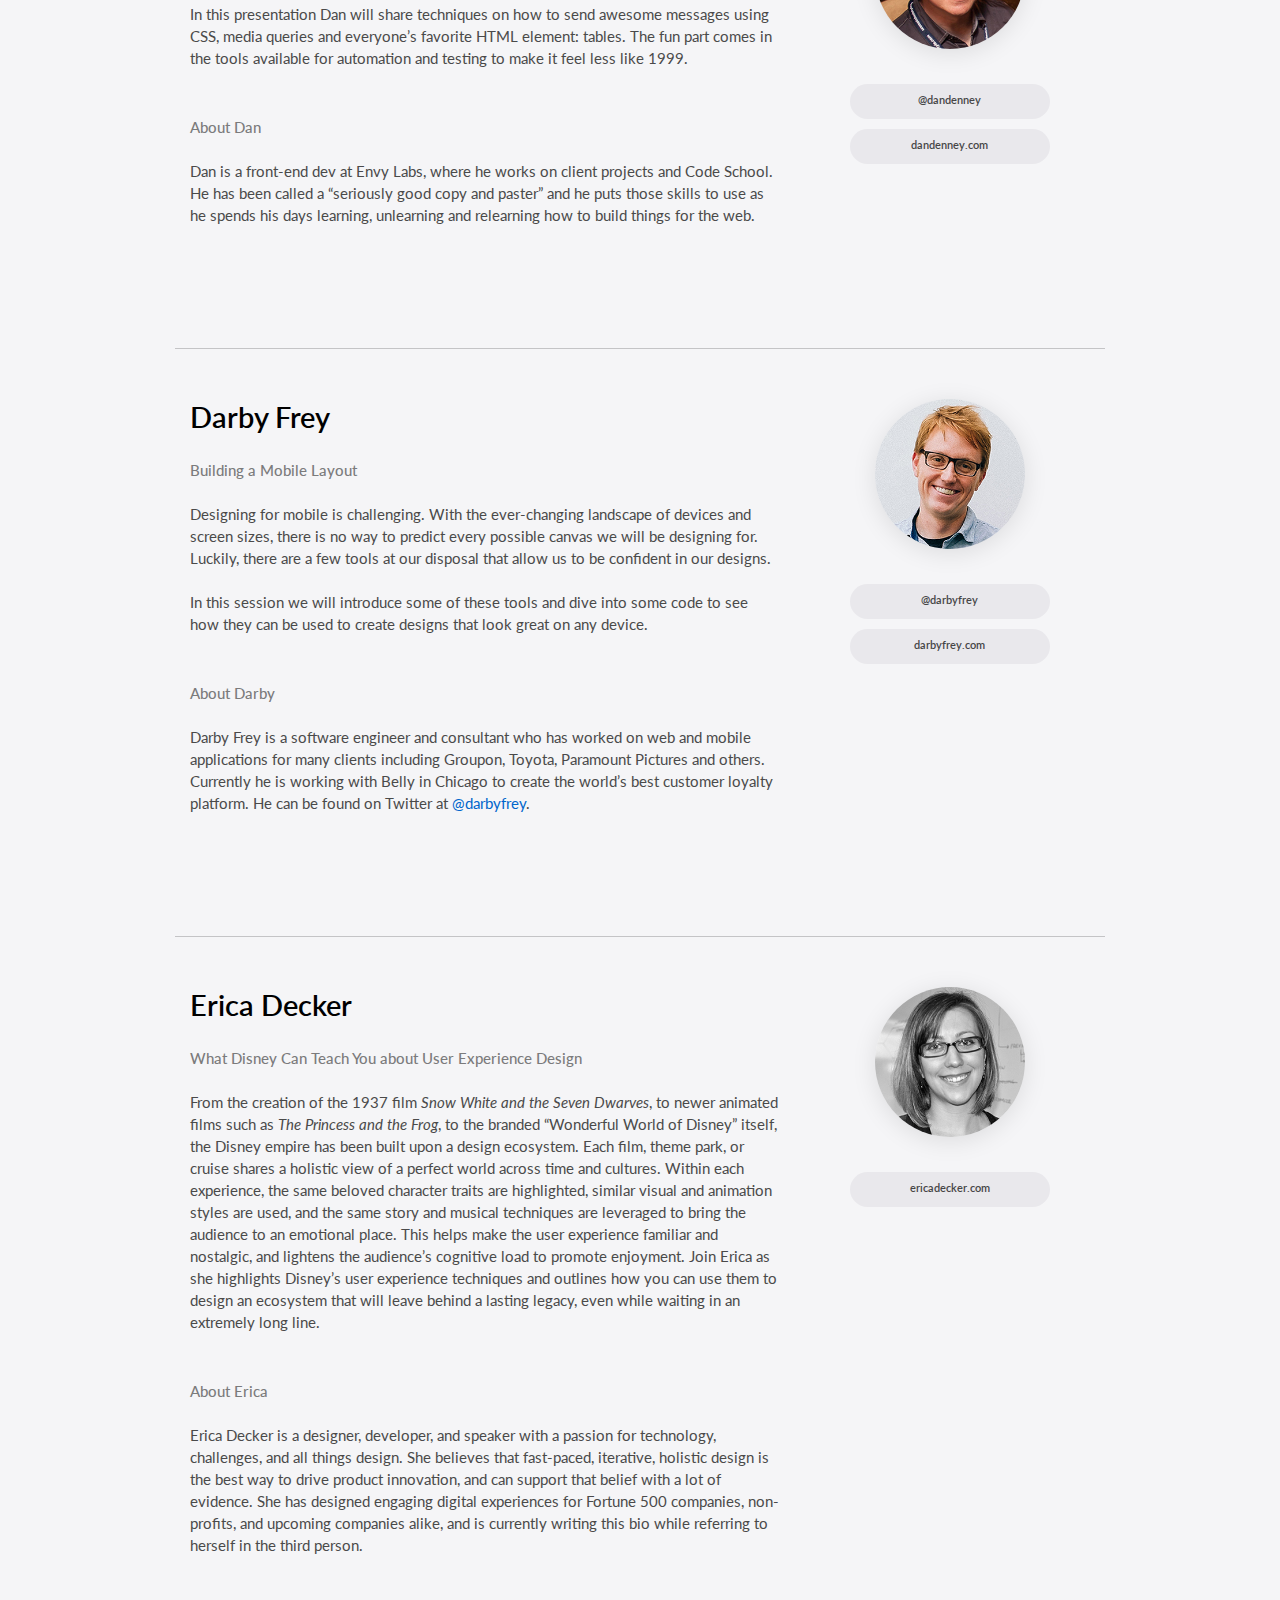
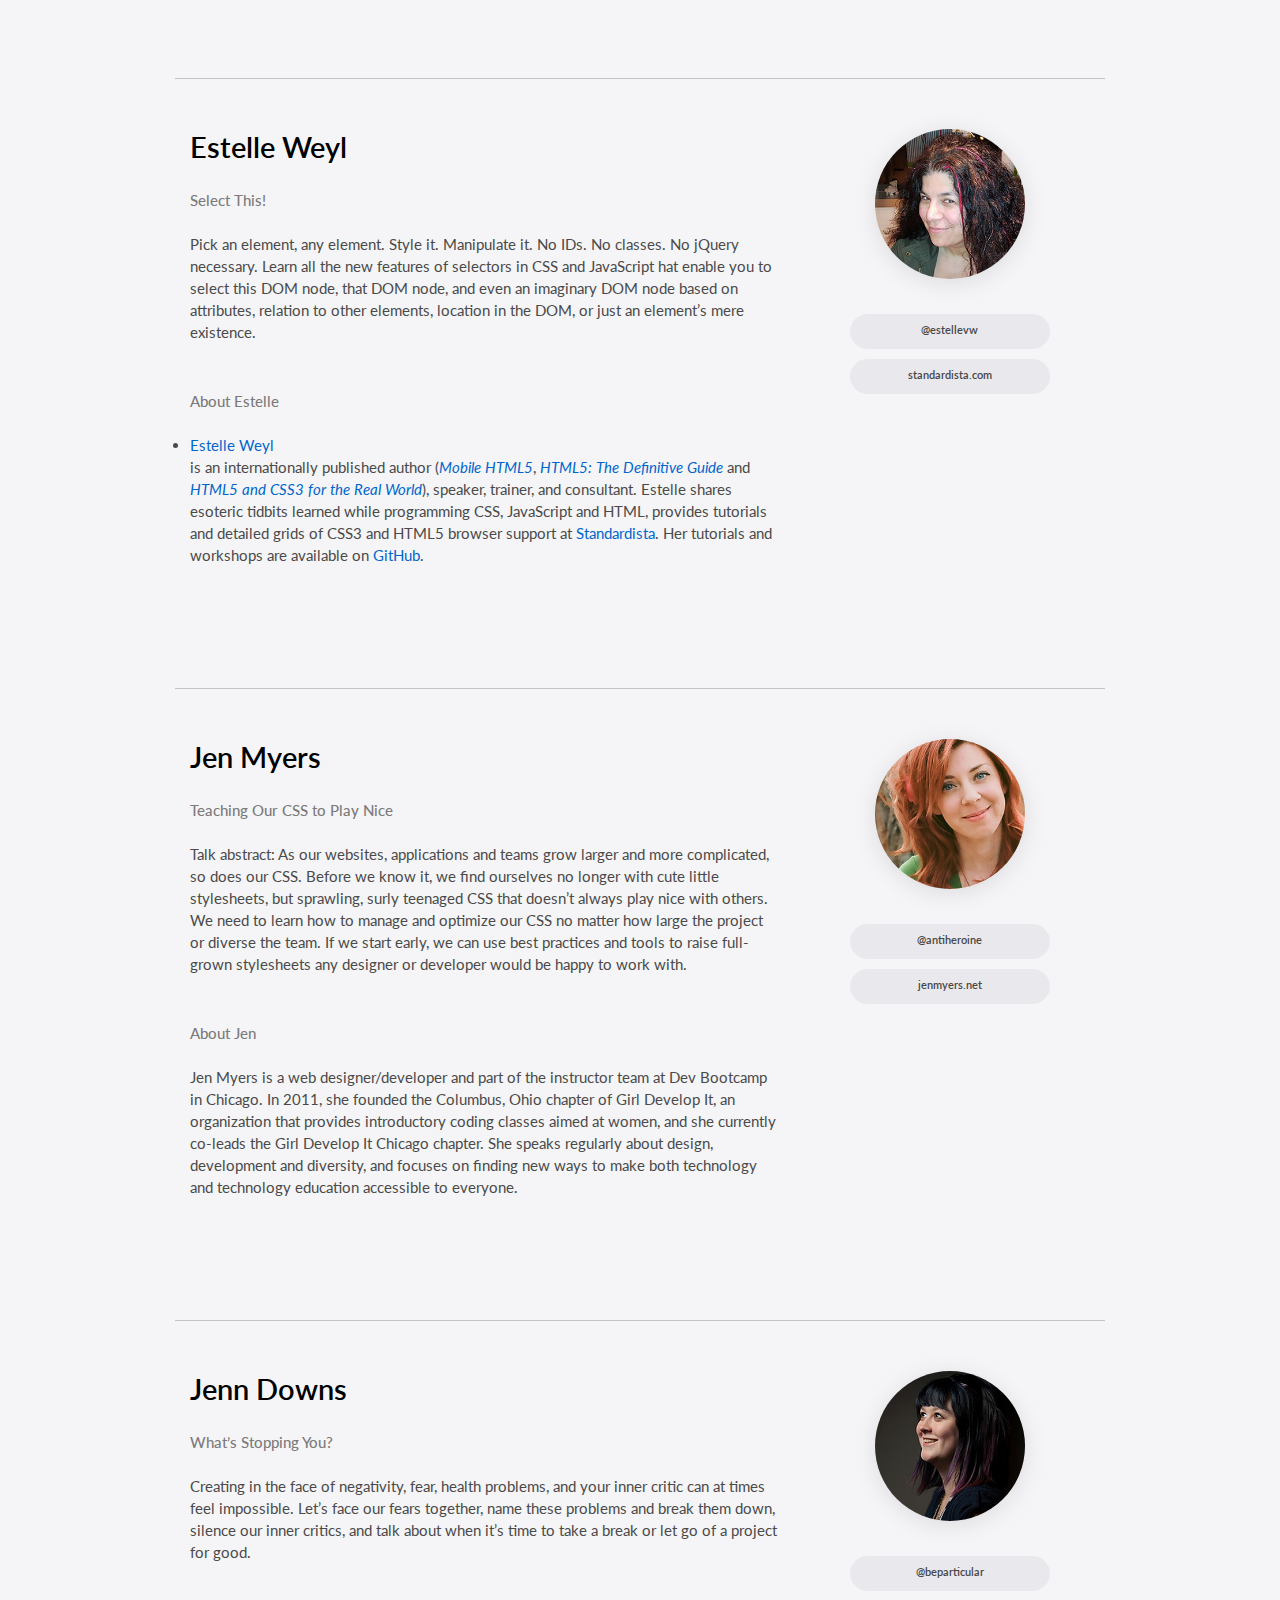
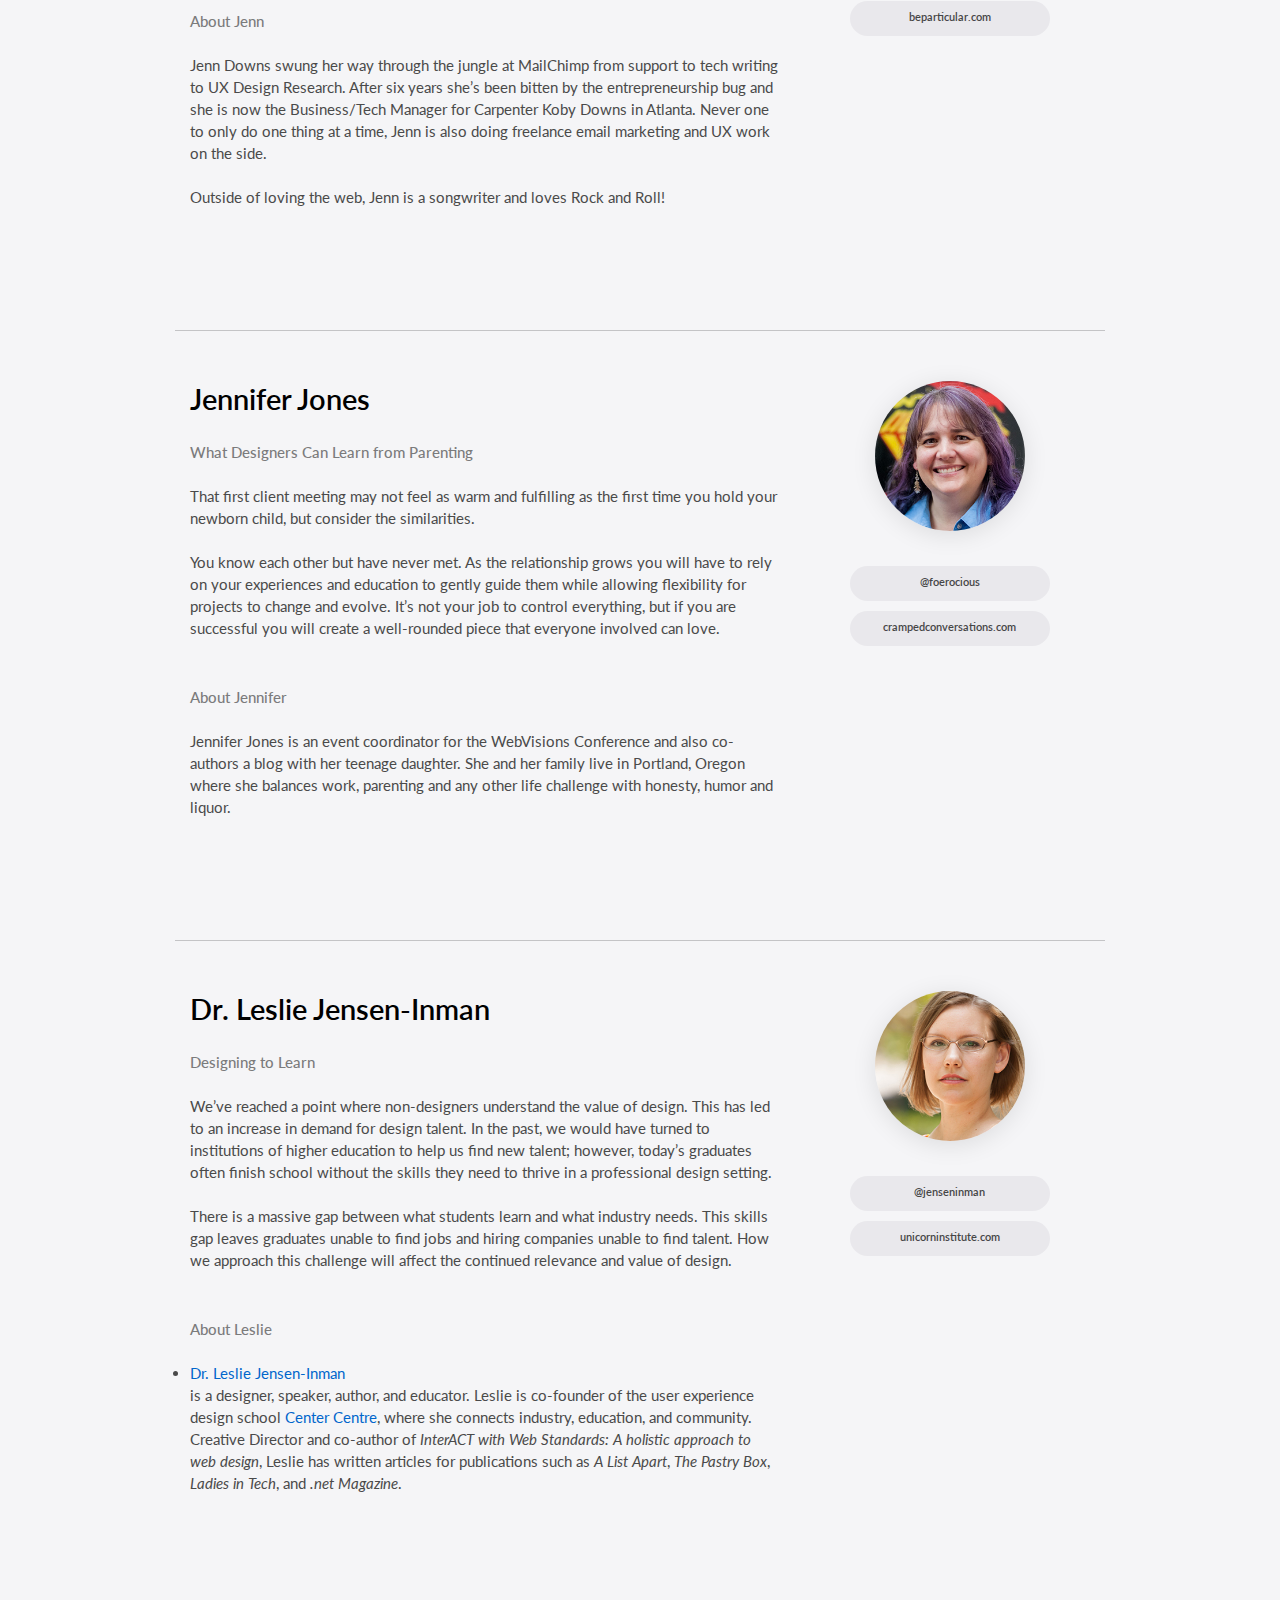
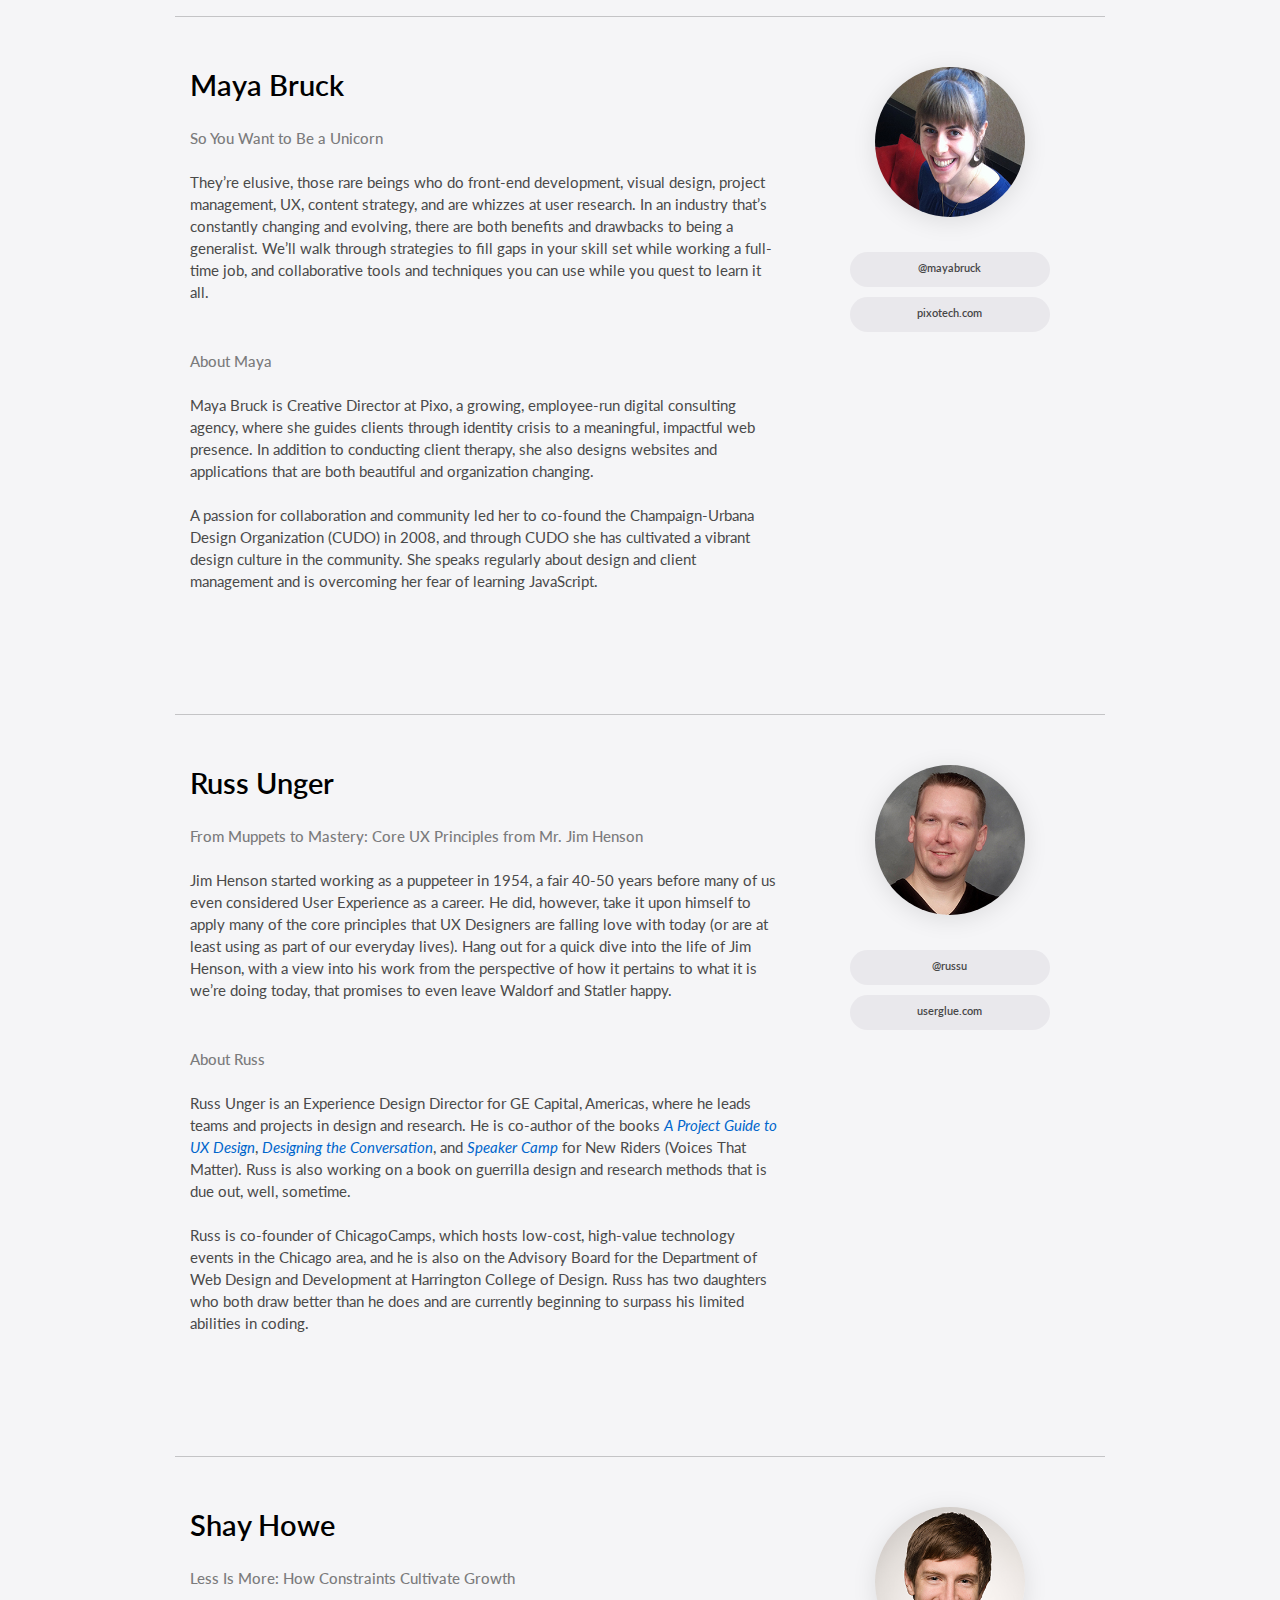
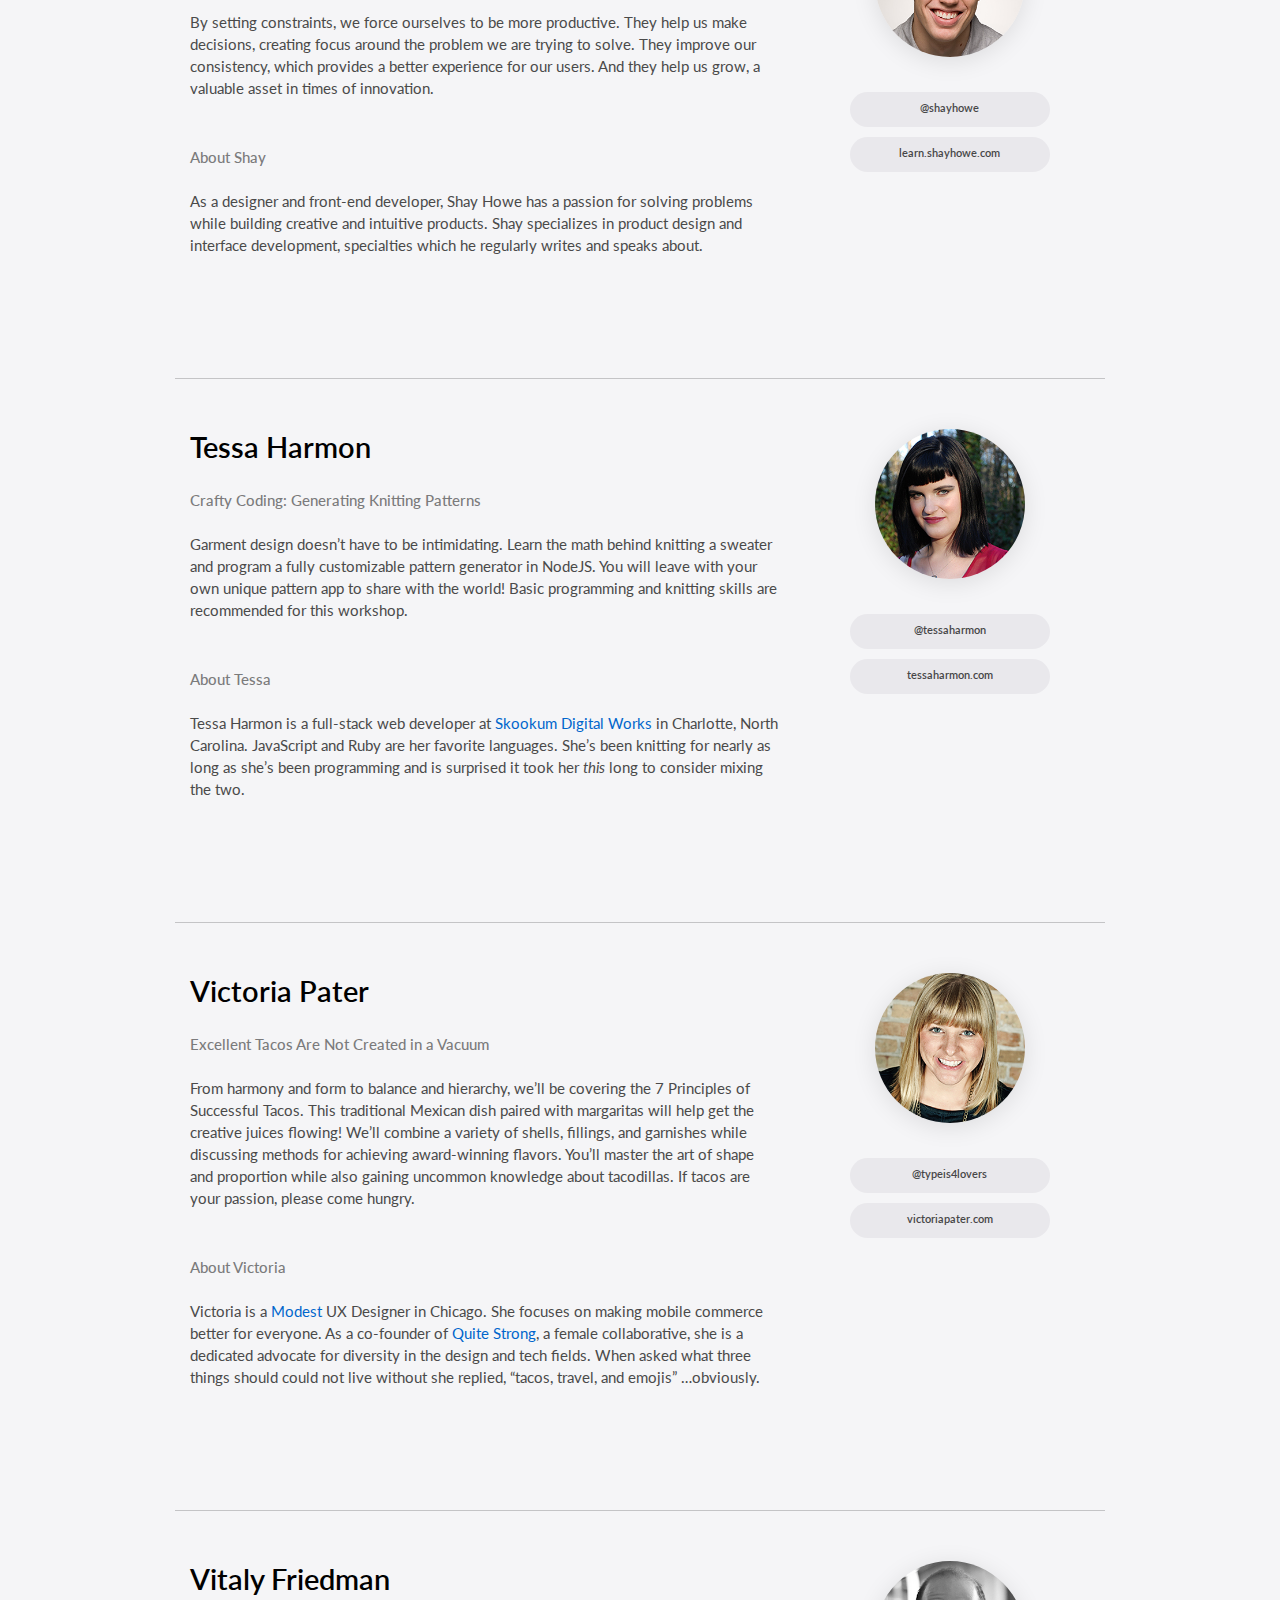
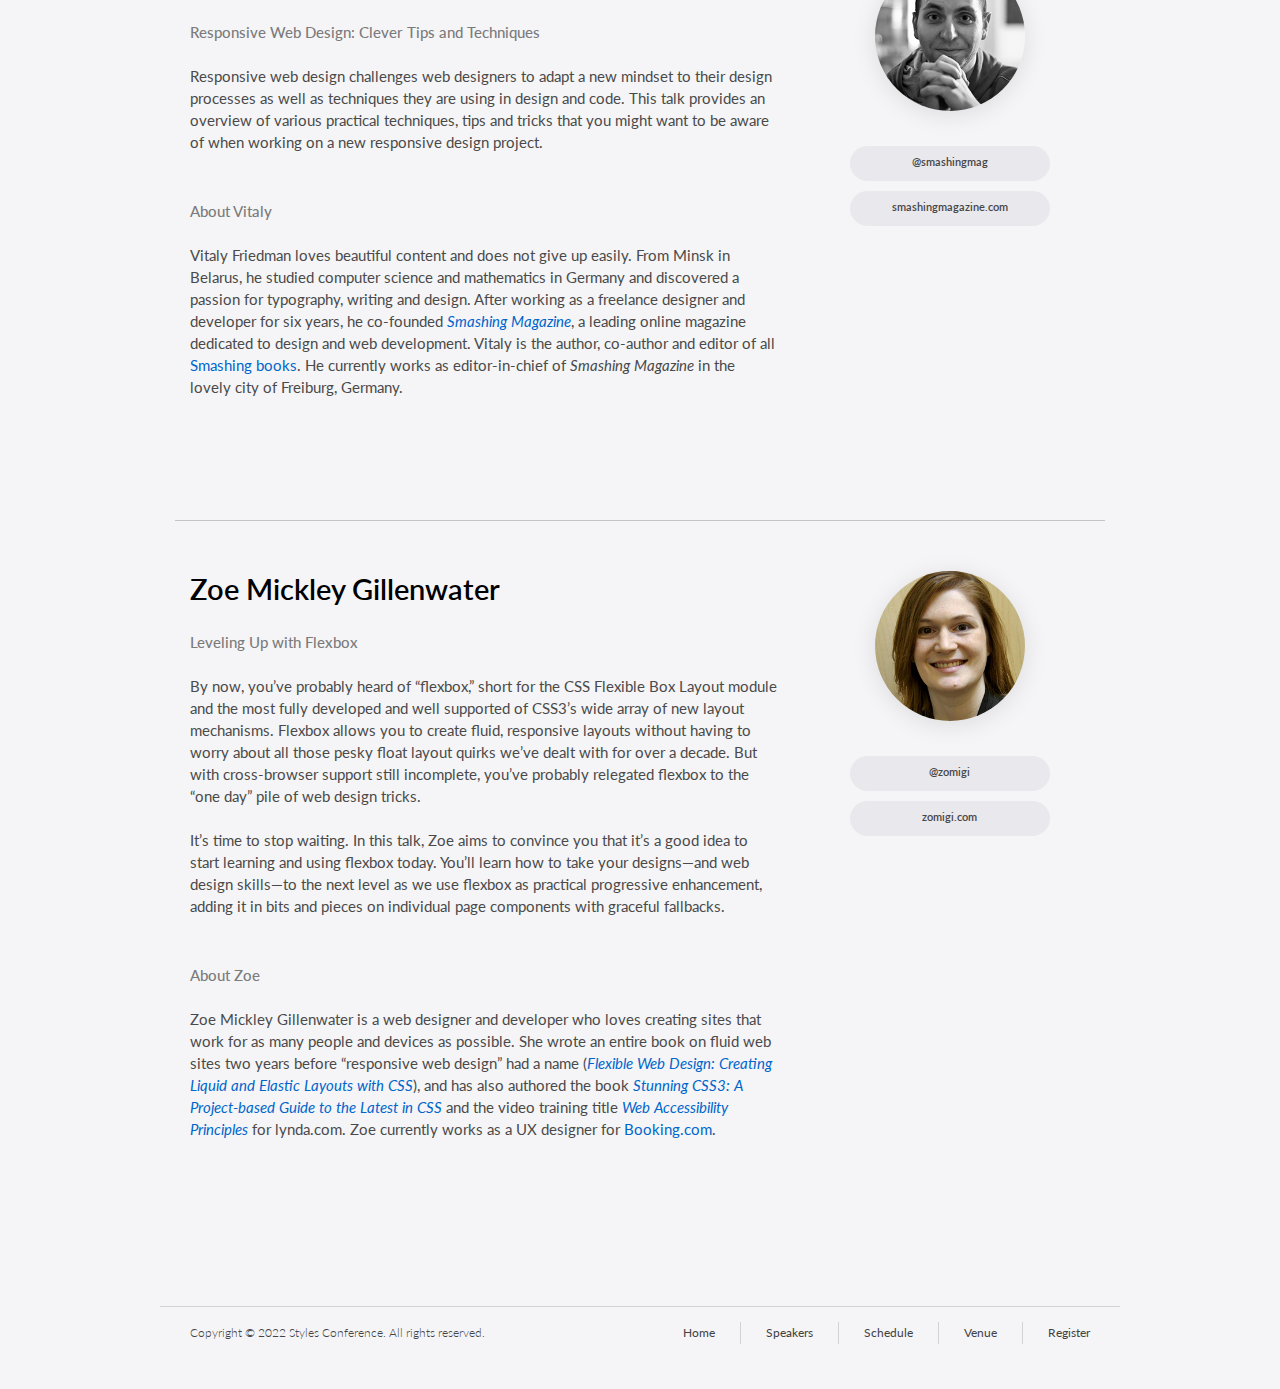
<file: speakers.html>
<!DOCTYPE html>
<html lang="en">

<head>
	<meta charset="UTF-8">
	<meta http-equiv="X-UA-Compatible" content="IE=edge">
	<meta name="viewport" content="width=device-width, initial-scale=1.0">
	<title>Styles Conference</title>
	<link rel="stylesheet" href="assets/stylesheets/main.css">
	<link rel="stylesheet" href="http://fonts.googleapis.com/css?family=Lato:100,300,400,500,600,700">
</head>

<body>

	<!-- Header -->

	<header class="primary-header">
		<div class="container group">

			<h1 class="logo">
				<a href="index.html">Styles Conference</a>
			</h1>

			<h3 class="tagline">August 24&ndash;26th &mdash; Chicago, IL</h3>

			<nav class="nav primary-nav">
				<ul>
					<li><a href="index.html">Home</a></li><!--
					--><li><a href="speakers.html">Speakers</a></li><!--
					--><li><a href="schedule.html">Schedule</a></li><!--
					--><li><a href="venue.html">Venue</a></li><!--
					--><li><a href="register.html">Register</a></li>
				</ul>
			</nav>

		</div>
	</header>

	<!-- Lead -->

	<section class="row-alt">
		<div class="lead container">

			<h1>Speakers</h1>

			<p>We&#8217;re happy to welcome over twenty speakers to present on the industry&#8217;s latest technologies. Prepare for an inspiration extravaganza.</p>

		</div>
	</section>

	<!-- Main content -->

	<section class="row">
		<div class="grid">

			<!-- Aaron Irizarry -->

			<section class="speaker" id="aaron-irizarry">

				<div class="col-2-3">

					<h2>Aaron Irizarry</h2>
					<h5>Designing a Culture of Design</h5>

					<p>Workplace culture doesn&#8217;t start with beanbags, foosball tables, or a beer fridge, and it doesn&#8217;t end with neckties, PCs, or big corporations. It&#8217;s the unwritten rules, behavior, beliefs, and the motivations that enable good work to get done, or it&#8217;s what stifles a workforce. For design to be most effective and for designers to feel valued, we need to work in a culture that embraces design and allows it to succeed.</p>

					<p>In Aaron&#8217;s session he will explore how to recognize the traits of organizations that *get* design, both large and small. He will share what those teams, departments, and companies have that others don&#8217;t, and more importantly, how to begin to change your own workplace&#8217;s culture. Once you&#8217;ve worked within a culture of design it&#8217;s almost impossible to imagine yourself anywhere else.</p>

					<h5>About Aaron</h5>

					<p>Aaron Irizarry is a Senior Product Designer for Nasdaq OMX, a lover of heavy metal, a foodie, and a master of BBQ arts. You can find some of his thoughts and presentations on the conversation surrounding design over at <a href="http://www.discussingdesign.com/">discussingdesign.com</li></a>.</p>

				</div><!--

				--><aside class="col-1-3">
					<div class="speaker-info">

						<img src="assets/images/speakers/aaron-irizarry.jpg" alt="Aaron Irizarry">

						<ul>
							<a href="https://twitter.com/aaroni"><li>@aaroni</li></a>
							<a href="http://www.thisisaaronslife.com/"><li>thisisaaronslife.com</li></a>
						</ul>

					</div>
				</aside>

			</section>

			<!-- Adam Connor -->

			<section class="speaker" id="adam-connor">

				<div class="col-2-3">

					<h2>Adam Connor</h2>
					<h5>Lights! Camera! Interaction! Design Inspiration from Filmmakers</h5>

					<p>Films succeed in evoking responses and engaging audiences only with a combination of well-written narrative and effective storytelling technique. It&#8217;s the filmmaker&#8217;s job to put this together. To do so they&#8217;ve developed processes, tools and techniques that allow them to focus attention, emphasize information, foreshadow and produce the many elements that together comprise a well-told story.</p>

					<p>With this workshop, we&#8217;ll revisit the topic of using stories in design and expand on the technical aspects used in film to communicate. We&#8217;ll look at some tools used in film, such as cinematic patterns, beat sheets, and storyboards. We&#8217;ll consider why they&#8217;re used and how we might look to them for inspiration.</p>

					<h5>About Adam</h5>

					<p>Adam Connor is a designer, illustrator and speaker passionate about collaboration, communication, creativity and storytelling. As an Experience Design Director with Mad*Pow, Adam combines 10+ years of experience in interaction and experience design with a background in computer science, film, and animation to create effective and easy-to-use digital products and services. He believes that no matter how utilitarian a tool is, at the core of its creation lies a story; uncovering that story is key to its success. Occasionally, he shares his perspectives on design at <a href="http://adamconnor.com/">adamconnor.com</li></a> and <a href="http://www.discussingdesign.com/">discussingdesign.com</li></a>.</p>

				</div><!--

				--><aside class="col-1-3">
					<div class="speaker-info">

						<img src="assets/images/speakers/adam-connor.jpg" alt="Adam Connor">

						<ul>
							<a href="https://twitter.com/adamconnor"><li>@adamconnor</li></a>
							<a href="http://adamconnor.com/"><li>adamconnor.com</li></a>
						</ul>

					</div>
				</aside>

			</section>

			<!-- AJ Self -->

			<section class="speaker" id="aj-self">

				<div class="col-2-3">

					<h2>AJ Self</h2>
					<h5>(You Should Be) Testing Your JavaScript</h5>

					<p>JavaScript applications frequently utilize battle-tested libraries like jQuery, AngularJS, Backbone.js and more, but how can we be sure that our code is ready for production? This talk will share tips on how writing tests can be written easily and quickly and how to remove buggy code through testing.</p>

					<h5>About AJ</h5>

					<p>AJ is a software engineer specializing in JavaScript working at Belly in Chicago. Lately he has been writing applications with AngularJS and loving it. When not coding he is out loving the outdoors with his dog, Sunshine.</p>

				</div><!--

				--><aside class="col-1-3">
					<div class="speaker-info">

						<img src="assets/images/speakers/aj-self.jpg" alt="AJ Self">

						<ul>
							<a href="https://twitter.com/ajself"><li>@ajself</li></a>
							<a href="http://www.ajself.com/"><li>ajself.com</li></a>
						</ul>

					</div>
				</aside>

			</section>

			<!-- Arman Ghosh -->

			<section class="speaker" id="arman-ghosh">

				<div class="col-2-3">

				<h2>Arman Ghosh</h2>
				<h5>Designing Deals: How Good Design Drives Sales</h5>

				<p>Perception influences decisions, especially when it comes to selling products and services. Learn why before you even start sales conversations; good, thoughtful design and presentation will define you and your ability to close deals.</p>

				<h5>About Arman</h5>

				<p>Arman is an entrepreneur who has his roots planted in building aggressive sales and revenue-generating teams. Having built out national sales and operations teams in the B2B and consumer spaces, his focus has been driving aggressive growth for technology-based companies. He has an extensive operating background and has built a career disrupting sales processes and approaches with companies doing the same in their respective technology spaces.</p>

				</div><!--

				--><aside class="col-1-3">
					<div class="speaker-info">

						<img src="assets/images/speakers/arman-ghosh.jpg" alt="Arman Ghosh">

						<ul>
							<a href="https://twitter.com/armanghosh"><li>@armanghosh</li></a>
						</ul>

					</div>
				</aside>

			</section>

			<!-- Bermon Painter -->

			<section class="speaker" id="bermon-painter">

				<div class="col-2-3">

					<h2>Bermon Painter</h2>
					<h5>Death to Wireframes: Long Live Rapid Prototyping</h5>

					<p>Static wireframes are a drag on the whole design process. Prototyping makes things a little better by allowing you to stitch together static wireframes or mockups while adding basic interactions. Rapid prototyping with HTML, CSS, and JavaScript is even better and faster; it increases collaboration and improves the iteration process. Kill your wireframes. Long live rapid prototyping.</p>

					<h5>About Bermon</h5>

					<p>Bermon is the organizer of various community groups for user experience designers and front-end developers, and the organizer of Blend Conference, a three-day, multi-track event for user experience strategists, designers and developers. He also leads the user experience team for Cardinal Solutions&#8217; Charlotte office, where he consults with large enterprise clients on interesting problems across user experience, design and front-end development.</p>

				</div><!--

				--><aside class="col-1-3">
					<div class="speaker-info">

						<img src="assets/images/speakers/bermon-painter.jpg" alt="Bermon Painter">

						<ul>
							<a href="https://twitter.com/bermonpainter"><li>@bermonpainter</li></a>
							<a href="http://bermonpainter.com/"><li>bermonpainter.com</li></a>
						</ul>

					</div>
				</aside>

			</section>

			<!-- Brad Smith -->

			<section class="speaker" id="brad-smith">

				<div class="col-2-3">

					<h2>Brad Smith</h2>
					<h5>What Designers and Strategists Can Learn from Dick Fosbury</h5>

					<p>Dick Fosbury is an American track and field athlete who challenged the conventional approach to the high jump with an unorthodox &#8220;back first&#8221; technique that became known as the Fosbury Flop. His innovative approach to a sport that seemed to have reached its limits was ridiculed at first, with sportswriters labeling him &#8220;the world&#8217;s laziest high jumper&#8221; &#8212; but today variations of the Fosbury Flop are used by almost every high jumper.</p>

					<p>We need to challenge conventions, too. Many of the design conventions used in web, mobile and device interfaces have evolved from systems and processes that no longer connect with our audiences&#8217; realities: a floppy disk as a metaphor to &#8220;save&#8221; information, push buttons as control devices and typography standards derived from mechanical typesetting.</p>

					<p>As designers and strategists, we need to think like Dick Fosbury, to deconstruct analogues, and to free ourselves from outdated ideas so that we can develop the new interfaces and interactions of the future.</p>

					<h5>About Brad</h5>

					<p>Brad Smith is executive director for WebVisions, a conference that explores the future of the web. Most recently he launched &#8220;The Institute for Social Good,&#8221; an organization that connects non-profits with volunteers willing to spend a day building awesome web and mobile apps to change the world for the better.</p>

				</div><!--

				--><aside class="col-1-3">
					<div class="speaker-info">

						<img src="assets/images/speakers/brad-smith.jpg" alt="Brad Smith">

						<ul>
							<a href="http://www.webvisionsevent.com/"><li>webvisionsevent.com</li></a>
							<a href="http://www.instituteforsocialgood.org/"><li>instituteforsocialgood.org</li></a>
						</ul>

					</div>
				</aside>

			</section>

			<!-- Candi Lemoine -->

			<section class="speaker" id="candi-lemoine">

				<div class="col-2-3">

					<h2>Candi Lemoine</h2>
					<h5>Making Remote Development Work</h5>

					<p>It&#8217;s not uncommon for developers and designers to work from home. There are also a few companies that have multiple offices. Working for a business that spans three different time zones, Candi Lemoine will show how you make cross-office collaboration work. She will suggest various helpful tools because constant communication is key.</p>

					<h5>About Candi</h5>

					<p>Candi Lemoine is a User Interface Developer at Dominion Marine Media as well as a Customer Advocate at A Book Apart. Aside from researching about user experience and design patterns, she also loves mentoring college students about the front-end side of the web. She also enjoys participating in hackathons with other co-workers and students.</p>

				</div><!--

				--><aside class="col-1-3">
					<div class="speaker-info">

						<img src="assets/images/speakers/candi-lemoine.jpg" alt="Candi Lemoine">

						<ul>
							<a href="https://twitter.com/candicodeit"><li>@candicodeit</li></a>
							<a href="http://candicode.it/"><li>candicode.it</li></a>
						</ul>

					</div>
				</aside>

			</section>

			<!-- Carolyn Chandler -->

			<section class="speaker" id="carolyn-chandler">

				<div class="col-2-3">

					<h2>Carolyn Chandler</h2>
					<h5>The Business of Play</h5>

					<p>Play isn&#8217;t just for kids and heavy gamers. Anyone with a Foursquare account knows that &#8211; and the stickiness of a badge and a leaderboard. But a good, playful user experience isn&#8217;t about those surface elements either &#8211; it&#8217;s about creating an environment with well-understood rules, meaningful objectives, and a sense of fun. Whether you&#8217;re trying to encourage people &#8211; or yourself &#8211; to save money or to lose weight, a focus on game mechanics and play could be the trump card you&#8217;re looking for.</p>

					<h5>About Carolyn</h5>

					<p>Carolyn Chandler has been working in the field of User Experience Design for over 14 years. She was an adjunct professor at DePaul University and is the UX Design Instructor at The Starter League, where she first developed her activity-based approach for teaching core design concepts. Carolyn is the co-founder of The School for Digital Craftsmanship and co-author of two books, <cite>A Project Guide to UX Design</cite> and <cite>Adventures in Experience Design</cite>.</p>

				</div><!--

				--><aside class="col-1-3">
					<div class="speaker-info">

						<img src="assets/images/speakers/carolyn-chandler.jpg" alt="Carolyn Chandler">

						<ul>
							<a href="https://twitter.com/chanan"><li>@chanan</li></a>
							<a href="http://www.dhalo.com/"><li>dhalo.com</li></a>
						</ul>

					</div>
				</aside>

			</section>

			<!-- Chris Mills -->

			<section class="speaker" id="chris-mills">

				<div class="col-2-3"> 

					<h2>Chris Mills</h2>
					<h5>Heavy Metal Coding</h5>

					<p>In this unconventional talk, Chris Mills will encourage you to pick up some drum sticks in addition to your laptop, and beat out a rhythm of learning &#8211; both of code and drum beats! You&#8217;ll learn basic JavaScript and CSS, plus beginner&#8217;s heavy metal drum patterns. The two are a marriage made in heaven, as nothing is a better antidote to code frustration than beating seven shades of **** out of a drum kit.</p>

					<h5>About Chris</h5>

					<p>Chris Mills is a Senior Tech Writer at Mozilla, where he writes docs and demos about open web apps, Firefox OS and related subjects. He loves tinkering around with HTML, CSS, JavaScript and other web technologies, and gives occasional tech talks at conferences and universities.</p>

				</div><!--

				--><aside class="col-1-3">
					<div class="speaker-info">

						<img src="assets/images/speakers/chris-mills.jpg" alt="Chris Mills">

						<ul>
							<a href="https://twitter.com/chrisdavidmills"><li>@chrisdavidmills</li></a>
							<a href="https://developer.mozilla.org/"><li>developer.mozilla.org</li></a>
						</ul>

					</div>
				</aside>

			</section>

			<!-- Dan Denney -->

			<section class="speaker" id="dan-denney">

				<div class="col-2-3">

					<h2>Dan Denney</h2>
					<h5>Creating HTML Emails Can Be Fun</h5>

					<p>In this presentation Dan will share techniques on how to send awesome messages using CSS, media queries and everyone&#8217;s favorite HTML element: tables. The fun part comes in the tools available for automation and testing to make it feel less like 1999.</p>

					<h5>About Dan</h5>

					<p>Dan is a front-end dev at Envy Labs, where he works on client projects and Code School. He has been called a &#8220;seriously good copy and paster&#8221; and he puts those skills to use as he spends his days learning, unlearning and relearning how to build things for the web.</p>

				</div><!--

				--><aside class="col-1-3">
					<div class="speaker-info">

						<img src="assets/images/speakers/dan-denney.jpg" alt="Dan Denney">

						<ul>
							<a href="https://twitter.com/dandenney"><li>@dandenney</li></a>
							<a href="http://dandenney.com/"><li>dandenney.com</li></a>
						</ul>

					</div>
				</aside>

			</section>

			<!-- Darby Frey -->

			<section class="speaker" id="darby-frey">

				<div class="col-2-3">

					<h2>Darby Frey</h2>
					<h5>Building a Mobile Layout</h5>

					<p>Designing for mobile is challenging. With the ever-changing landscape of devices and screen sizes, there is no way to predict every possible canvas we will be designing for. Luckily, there are a few tools at our disposal that allow us to be confident in our designs.</p>

					<p>In this session we will introduce some of these tools and dive into some code to see how they can be used to create designs that look great on any device.</p>

					<h5>About Darby</h5>

					<p>Darby Frey is a software engineer and consultant who has worked on web and mobile applications for many clients including Groupon, Toyota, Paramount Pictures and others. Currently he is working with Belly in Chicago to create the world&#8217;s best customer loyalty platform. He can be found on Twitter at <a href="https://twitter.com/darbyfrey">@darbyfrey</li></a>.</p>

				</div><!--

				--><aside class="col-1-3">
					<div class="speaker-info">

						<img src="assets/images/speakers/darby-frey.jpg" alt="Darby Frey">

						<ul>
							<a href="https://twitter.com/darbyfrey"><li>@darbyfrey</li></a>
							<a href="http://darbyfrey.com/"><li>darbyfrey.com</li></a>
						</ul>

					</div>
				</aside>

			</section>

			<!-- Erica Decker -->

			<section class="speaker" id="erica-decker">

				<div class="col-2-3">

					<h2>Erica Decker</h2>
					<h5>What Disney Can Teach You about User Experience Design</h5>

					<p>From the creation of the 1937 film <cite>Snow White and the Seven Dwarves</cite>, to newer animated films such as <cite>The Princess and the Frog</cite>, to the branded &#8220;Wonderful World of Disney&#8221; itself, the Disney empire has been built upon a design ecosystem. Each film, theme park, or cruise shares a holistic view of a perfect world across time and cultures. Within each experience, the same beloved character traits are highlighted, similar visual and animation styles are used, and the same story and musical techniques are leveraged to bring the audience to an emotional place. This helps make the user experience familiar and nostalgic, and lightens the audience&#8217;s cognitive load to promote enjoyment. Join Erica as she highlights Disney&#8217;s user experience techniques and outlines how you can use them to design an ecosystem that will leave behind a lasting legacy, even while waiting in an extremely long line.</p>

					<h5>About Erica</h5>

					<p>Erica Decker is a designer, developer, and speaker with a passion for technology, challenges, and all things design. She believes that fast-paced, iterative, holistic design is the best way to drive product innovation, and can support that belief with a lot of evidence. She has designed engaging digital experiences for Fortune 500 companies, non-profits, and upcoming companies alike, and is currently writing this bio while referring to herself in the third person.</p>

				</div><!--

				--><aside class="col-1-3">
					<div class="speaker-info">

						<img src="assets/images/speakers/erica-decker.jpg" alt="Erica Decker">

						<ul>
							<a href="http://ericadecker.com/"><li>ericadecker.com</li></a>
						</ul>

					</div>
				</aside>

			</section>

			<!-- Estelle Weyl -->

			<section class="speaker" id="estelle-weyl">

				<div class="col-2-3">

					<h2>Estelle Weyl</h2>
					<h5>Select This!</h5>

					<p>Pick an element, any element. Style it. Manipulate it. No IDs. No classes. No jQuery necessary. Learn all the new features of selectors in CSS and JavaScript hat enable you to select this DOM node, that DOM node, and even an imaginary DOM node based on attributes, relation to other elements, location in the DOM, or just an element&#8217;s mere existence.</p>

					<h5>About Estelle</h5>

					<p><a href="https://twitter.com/estellevw"><li>Estelle Weyl</li></a> is an internationally published author (<cite><a href="http://shop.oreilly.com/product/0636920021711.do">Mobile HTML5</li></a></cite>, <cite><a href="http://shop.oreilly.com/product/0636920018063.do">HTML5: The Definitive Guide</li></a></cite> and <cite><a href="http://shop.oreilly.com/product/9780980846904.do">HTML5 and CSS3 for the Real World</li></a></cite>), speaker, trainer, and consultant. Estelle shares esoteric tidbits learned while programming CSS, JavaScript and HTML, provides tutorials and detailed grids of CSS3 and HTML5 browser support at <a href="http://www.standardista.com/">Standardista</li></a>. Her tutorials and workshops are available on <a href="http://estelle.github.io/">GitHub</li></a>.</p>

				</div><!--

				--><aside class="col-1-3">
					<div class="speaker-info">

						<img src="assets/images/speakers/estelle-weyl.jpg" alt="Estelle Weyl">

						<ul>
							<a href="https://twitter.com/estellevw"><li>@estellevw</li></a>
							<a href="http://standardista.com/"><li>standardista.com</li></a>
						</ul>

					</div>
				</aside>

			</section>

			<!-- Jen Myers -->

			<section class="speaker" id="jen-myers">

				<div class="col-2-3">

					<h2>Jen Myers</h2>
					<h5>Teaching Our CSS to Play Nice</h5>

					<p>Talk abstract: As our websites, applications and teams grow larger and more complicated, so does our CSS. Before we know it, we find ourselves no longer with cute little stylesheets, but sprawling, surly teenaged CSS that doesn&#8217;t always play nice with others. We need to learn how to manage and optimize our CSS no matter how large the project or diverse the team. If we start early, we can use best practices and tools to raise full-grown stylesheets any designer or developer would be happy to work with.</p>

					<h5>About Jen</h5>

					<p>Jen Myers is a web designer/developer and part of the instructor team at Dev Bootcamp in Chicago. In 2011, she founded the Columbus, Ohio chapter of Girl Develop It, an organization that provides introductory coding classes aimed at women, and she currently co-leads the Girl Develop It Chicago chapter. She speaks regularly about design, development and diversity, and focuses on finding new ways to make both technology and technology education accessible to everyone.</p>

				</div><!--

				--><aside class="col-1-3">
					<div class="speaker-info">

						<img src="assets/images/speakers/jen-myers.jpg" alt="Jen Myers">

						<ul>
							<a href="https://twitter.com/antiheroine"><li>@antiheroine</li></a>
							<a href="http://jenmyers.net/"><li>jenmyers.net</li></a>
						</ul>

					</div>
				</aside>

			</section>

			<!-- Jenn Downs -->

			<section class="speaker" id="jenn-downs">

				<div class="col-2-3">

					<h2>Jenn Downs</h2>
					<h5>What&#8217;s Stopping You?</h5>

					<p>Creating in the face of negativity, fear, health problems, and your inner critic can at times feel impossible. Let&#8217;s face our fears together, name these problems and break them down, silence our inner critics, and talk about when it&#8217;s time to take a break or let go of a project for good.</p>

					<h5>About Jenn</h5>

					<p>Jenn Downs swung her way through the jungle at MailChimp from support to tech writing to UX Design Research. After six years she&#8217;s been bitten by the entrepreneurship bug and she is now the Business/Tech Manager for Carpenter Koby Downs in Atlanta. Never one to only do one thing at a time, Jenn is also doing freelance email marketing and UX work on the side.</p>

					<p>Outside of loving the web, Jenn is a songwriter and loves Rock and Roll!</p>

				</div><!--

				--><aside class="col-1-3">
					<div class="speaker-info">

						<img src="assets/images/speakers/jenn-downs.jpg" alt="Jenn Downs">

						<ul>
							<a href="https://twitter.com/beparticular"><li>@beparticular</li></a>
							<a href="http://beparticular.com/"><li>beparticular.com</li></a>
						</ul>

					</div>
				</aside>

			</section>

			<!-- Jennifer Jones -->

			<section class="speaker" id="jennifer-jones">

				<div class="col-2-3">

					<h2>Jennifer Jones</h2>
					<h5>What Designers Can Learn from Parenting</h5>

					<p>That first client meeting may not feel as warm and fulfilling as the first time you hold your newborn child, but consider the similarities.</p>

					<p>You know each other but have never met. As the relationship grows you will have to rely on your experiences and education to gently guide them while allowing flexibility for projects to change and evolve. It&#8217;s not your job to control everything, but if you are successful you will create a well-rounded piece that everyone involved can love.</p>

					<h5>About Jennifer</h5>

					<p>Jennifer Jones is an event coordinator for the WebVisions Conference and also co-authors a blog with her teenage daughter. She and her family live in Portland, Oregon where she balances work, parenting and any other life challenge with honesty, humor and liquor.</p>

				</div><!--

				--><aside class="col-1-3">
					<div class="speaker-info">

						<img src="assets/images/speakers/jennifer-jones.jpg" alt="Jennifer Jones">

						<ul>
							<a href="https://twitter.com/Foerocious"><li>@foerocious</li></a>
							<a href="http://crampedconversations.com/"><li>crampedconversations.com</li></a>
						</ul>

					</div>
				</aside>

			</section>

			<!-- Leslie Jensen-Inman -->

			<section class="speaker" id="leslie-jensen-inman">

				<div class="col-2-3">

					<h2>Dr. Leslie Jensen-Inman</h2>
					<h5>Designing to Learn</h5>

					<p>We&#8217;ve reached a point where non-designers understand the value of design. This has led to an increase in demand for design talent. In the past, we would have turned to institutions of higher education to help us find new talent; however, today&#8217;s graduates often finish school without the skills they need to thrive in a professional design setting.</p>

					<p>There is a massive gap between what students learn and what industry needs. This skills gap leaves graduates unable to find jobs and hiring companies unable to find talent. How we approach this challenge will affect the continued relevance and value of design.</p>

					<h5>About Leslie</h5>

					<p><a href="http://www.jenseninman.com"><li>Dr. Leslie Jensen-Inman</li></a> is a designer, speaker, author, and educator. Leslie is co-founder of the user experience design school <a href="http://www.centercentre.com">Center Centre</li></a>, where she connects industry, education, and community. Creative Director and co-author of <cite>InterACT with Web Standards: A holistic approach to web design</cite>, Leslie has written articles for publications such as <cite>A List Apart</cite>, <cite>The Pastry Box</cite>, <cite>Ladies in Tech</cite>, and <cite>.net Magazine</cite>.</p>

				</div><!--

				--><aside class="col-1-3">
					<div class="speaker-info">

						<img src="assets/images/speakers/leslie-jensen-inman.jpg" alt="Leslie Jensen-Inman">

						<ul>
							<a href="https://twitter.com/jenseninman"><li>@jenseninman</li></a>
							<a href="http://unicorninstitute.com/"><li>unicorninstitute.com</li></a>
						</ul>

					</div>
				</aside>

			</section>

			<!-- Maya Bruck -->

			<section class="speaker" id="maya-bruck">

				<div class="col-2-3">

					<h2>Maya Bruck</h2>
					<h5>So You Want to Be a Unicorn</h5>

					<p>They&#8217;re elusive, those rare beings who do front-end development, visual design, project management, UX, content strategy, and are whizzes at user research. In an industry that&#8217;s constantly changing and evolving, there are both benefits and drawbacks to being a generalist. We&#8217;ll walk through strategies to fill gaps in your skill set while working a full-time job, and collaborative tools and techniques you can use while you quest to learn it all.</p>

					<h5>About Maya</h5>

					<p>Maya Bruck is Creative Director at Pixo, a growing, employee-run digital consulting agency, where she guides clients through identity crisis to a meaningful, impactful web presence. In addition to conducting client therapy, she also designs websites and applications that are both beautiful and organization changing.</p>

					<p>A passion for collaboration and community led her to co-found the Champaign-Urbana Design Organization (CUDO) in 2008, and through CUDO she has cultivated a vibrant design culture in the community. She speaks regularly about design and client management and is overcoming her fear of learning JavaScript.</p>

				</div><!--

				--><aside class="col-1-3">
					<div class="speaker-info">

						<img src="assets/images/speakers/maya-bruck.jpg" alt="Maya Bruck">

						<ul>
							<a href="https://twitter.com/mayabruck"><li>@mayabruck</li></a>
							<a href="http://pixotech.com/"><li>pixotech.com</li></a>
						</ul>

					</div>
				</aside>

			</section>

			<!-- Russ Unger -->

			<section class="speaker" id="russ-unger">

				<div class="col-2-3">

					<h2>Russ Unger</h2>
					<h5>From Muppets to Mastery: Core UX Principles from Mr. Jim Henson</h5>

					<p>Jim Henson started working as a puppeteer in 1954, a fair 40-50 years before many of us even considered User Experience as a career. He did, however, take it upon himself to apply many of the core principles that UX Designers are falling love with today (or are at least using as part of our everyday lives). Hang out for a quick dive into the life of Jim Henson, with a view into his work from the perspective of how it pertains to what it is we&#8217;re doing today, that promises to even leave Waldorf and Statler happy.</p>

					<h5>About Russ</h5>

					<p>Russ Unger is an Experience Design Director for GE Capital, Americas, where he leads teams and projects in design and research. He is co-author of the books <cite><a href="http://projectuxd.com/">A Project Guide to UX Design</li></a></cite>, <cite><a href="http://www.designingtheconversation.com/">Designing the Conversation</li></a></cite>, and <cite><a href="http://speakercampbook.com/">Speaker Camp</li></a></cite> for New Riders (Voices That Matter). Russ is also working on a book on guerrilla design and research methods that is due out, well, sometime.</p>

					<p>Russ is co-founder of ChicagoCamps, which hosts low-cost, high-value technology events in the Chicago area, and he is also on the Advisory Board for the Department of Web Design and Development at Harrington College of Design. Russ has two daughters who both draw better than he does and are currently beginning to surpass his limited abilities in coding.</p>

				</div><!--

				--><aside class="col-1-3">
					<div class="speaker-info">

						<img src="assets/images/speakers/russ-unger.jpg" alt="Russ Unger">

						<ul>
							<a href="https://twitter.com/russu"><li>@russu</li></a>
							<a href="http://www.userglue.com/"><li>userglue.com</li></a>
						</ul>

					</div>
				</aside>

			</section>

			<!-- Shay Howe -->

			<section class="speaker" id="shay-howe">

				<div class="col-2-3">

					<h2>Shay Howe</h2>
					<h5>Less Is More: How Constraints Cultivate Growth</h5>

					<p>By setting constraints, we force ourselves to be more productive. They help us make decisions, creating focus around the problem we are trying to solve. They improve our consistency, which provides a better experience for our users. And they help us grow, a valuable asset in times of innovation.</p>

					<h5>About Shay</h5>

					<p>As a designer and front-end developer, Shay Howe has a passion for solving problems while building creative and intuitive products. Shay specializes in product design and interface development, specialties which he regularly writes and speaks about.</p>

				</div><!--

				--><aside class="col-1-3">
					<div class="speaker-info">

						<img src="assets/images/speakers/shay-howe.jpg" alt="Shay Howe">

						<ul>
							<a href="https://twitter.com/shayhowe"><li>@shayhowe</li></a>
							<a href="http://learn.shayhowe.com/"><li>learn.shayhowe.com</li></a>
						</ul>

					</div>
				</aside>

			</section>

			<!-- Tessa Harmon -->

			<section class="speaker" id="tessa-harmon">

				<div class="col-2-3">

					<h2>Tessa Harmon</h2>
					<h5>Crafty Coding: Generating Knitting Patterns</h5>

					<p>Garment design doesn&#8217;t have to be intimidating. Learn the math behind knitting a sweater and program a fully customizable pattern generator in NodeJS. You will leave with your own unique pattern app to share with the world! Basic programming and knitting skills are recommended for this workshop.</p>

					<h5>About Tessa</h5>

					<p>Tessa Harmon is a full-stack web developer at <a href="http://www.skookum.com/">Skookum Digital Works</li></a> in Charlotte, North Carolina. JavaScript and Ruby are her favorite languages. She&#8217;s been knitting for nearly as long as she&#8217;s been programming and is surprised it took her <em>this</em> long to consider mixing the two.</p>

				</div><!--

				--><aside class="col-1-3">
					<div class="speaker-info">

						<img src="assets/images/speakers/tessa-harmon.jpg" alt="Tessa Harmon">

						<ul>
							<a href="https://twitter.com/tessaharmon"><li>@tessaharmon</li></a>
							<a href="http://tessaharmon.com/"><li>tessaharmon.com</li></a>
						</ul>

					</div>
				</aside>

			</section>

			<!-- Victoria Pater -->

			<section class="speaker" id="victoria-pater">

				<div class="col-2-3">

					<h2>Victoria Pater</h2>
					<h5>Excellent Tacos Are Not Created in a Vacuum</h5>

					<p>From harmony and form to balance and hierarchy, we&#8217;ll be covering the 7 Principles of Successful Tacos. This traditional Mexican dish paired with margaritas will help get the creative juices flowing! We&#8217;ll combine a variety of shells, fillings, and garnishes while discussing methods for achieving award-winning flavors. You&#8217;ll master the art of shape and proportion while also gaining uncommon knowledge about tacodillas. If tacos are your passion, please come hungry.</p>

					<h5>About Victoria</h5>

					<p>Victoria is a <a href="http://www.modest.com/">Modest</li></a> UX Designer in Chicago. She focuses on making mobile commerce better for everyone. As a co-founder of <a href="http://quitestrong.com/">Quite Strong</li></a>, a female collaborative, she is a dedicated advocate for diversity in the design and tech fields. When asked what three things should could not live without she replied, &#8220;tacos, travel, and emojis&#8221; &#8230;obviously.</p>

				</div><!--

				--><aside class="col-1-3">
					<div class="speaker-info">

						<img src="assets/images/speakers/victoria-pater.jpg" alt="Victoria Pater">

						<ul>
							<a href="https://twitter.com/typeis4lovers"><li>@typeis4lovers</li></a>
							<a href="http://victoriapater.com/"><li>victoriapater.com</li></a>
						</ul>

					</div>
				</aside>

			</section>

			<!-- Vitaly Friedman -->

			<section class="speaker" id="vitaly-friedman">

				<div class="col-2-3">

					<h2>Vitaly Friedman</h2>
					<h5>Responsive Web Design: Clever Tips and Techniques</h5>

					<p>Responsive web design challenges web designers to adapt a new mindset to their design processes as well as techniques they are using in design and code. This talk provides an overview of various practical techniques, tips and tricks that you might want to be aware of when working on a new responsive design project.</p>

					<h5>About Vitaly</h5>

					<p>Vitaly Friedman loves beautiful content and does not give up easily. From Minsk in Belarus, he studied computer science and mathematics in Germany and discovered a passion for typography, writing and design. After working as a freelance designer and developer for six years, he co-founded <cite><a href="http://smashingmagazine.com/">Smashing Magazine</li></a></cite>, a leading online magazine dedicated to design and web development. Vitaly is the author, co-author and editor of all <a href="https://shop.smashingmagazine.com">Smashing books</li></a>. He currently works as editor-in-chief of <cite>Smashing Magazine</cite> in the lovely city of Freiburg, Germany.</p>

				</div><!--

				--><aside class="col-1-3">
					<div class="speaker-info">

						<img src="assets/images/speakers/vitaly-friedman.jpg" alt="Vitaly Friedman">

						<ul>
							<a href="https://twitter.com/smashingmag"><li>@smashingmag</li></a>
							<a href="http://smashingmagazine.com/"><li>smashingmagazine.com</li></a>
						</ul>

					</div>
				</aside>

			</section>

			<!-- Zoe Mickley Gillenwater -->

			<section class="speaker" id="zoe-mickley-gillenwater">

				<div class="col-2-3">

					<h2>Zoe Mickley Gillenwater</h2>
					<h5>Leveling Up with Flexbox</h5>

					<p>By now, you&#8217;ve probably heard of &#8220;flexbox,&#8221; short for the CSS Flexible Box Layout module and the most fully developed and well supported of CSS3&#8217;s wide array of new layout mechanisms. Flexbox allows you to create fluid, responsive layouts without having to worry about all those pesky float layout quirks we&#8217;ve dealt with for over a decade. But with cross-browser support still incomplete, you&#8217;ve probably relegated flexbox to the &#8220;one day&#8221; pile of web design tricks.</p>

					<p>It&#8217;s time to stop waiting. In this talk, Zoe aims to convince you that it&#8217;s a good idea to start learning and using flexbox today. You&#8217;ll learn how to take your designs—and web design skills—to the next level as we use flexbox as practical progressive enhancement, adding it in bits and pieces on individual page components with graceful fallbacks.</p>

					<h5>About Zoe</h5>

					<p>Zoe Mickley Gillenwater is a web designer and developer who loves creating sites that work for as many people and devices as possible. She wrote an entire book on fluid web sites two years before &#8220;responsive web design&#8221; had a name (<cite><a href="http://www.flexiblewebbook.com/">Flexible Web Design: Creating Liquid and Elastic Layouts with CSS</li></a></cite>), and has also authored the book <cite><a href="http://www.stunningcss3.com/">Stunning CSS3: A Project-based Guide to the Latest in CSS</li></a></cite> and the video training title <cite><a href="http://zomigi.com/publications/#pub-accessibility">Web Accessibility Principles</li></a></cite> for lynda.com. Zoe currently works as a UX designer for <a href="http://www.booking.com/">Booking.com</li></a>.</p>

				</div><!--

				--><aside class="col-1-3">
					<div class="speaker-info">

						<img src="assets/images/speakers/zoe-mickley-gillenwater.jpg" alt="Zoe Mickley Gillenwater">

						<ul>
							<a href="https://twitter.com/zomigi"><li>@zomigi</li></a>
							<a href="http://zomigi.com/"><li>zomigi.com</li></a>
						</ul>

					</div>
				</aside>

			</section>

		</div>
	  </section>

	<!-- Footer -->

	<footer class="primary-footer container group">

		<small>Copyright &copy; 2022 Styles Conference. All rights reserved.</small>

		<nav class="nav">
			<ul>
				<li><a href="index.html">Home</a></li><!--
				--><li><a href="speakers.html">Speakers</a></li><!--
				--><li><a href="schedule.html">Schedule</a></li><!--
				--><li><a href="venue.html">Venue</a></li><!--
				--><li><a href="register.html">Register</a></li>
			</ul>
		</nav>

	</footer>

</body>
</html>
</file>
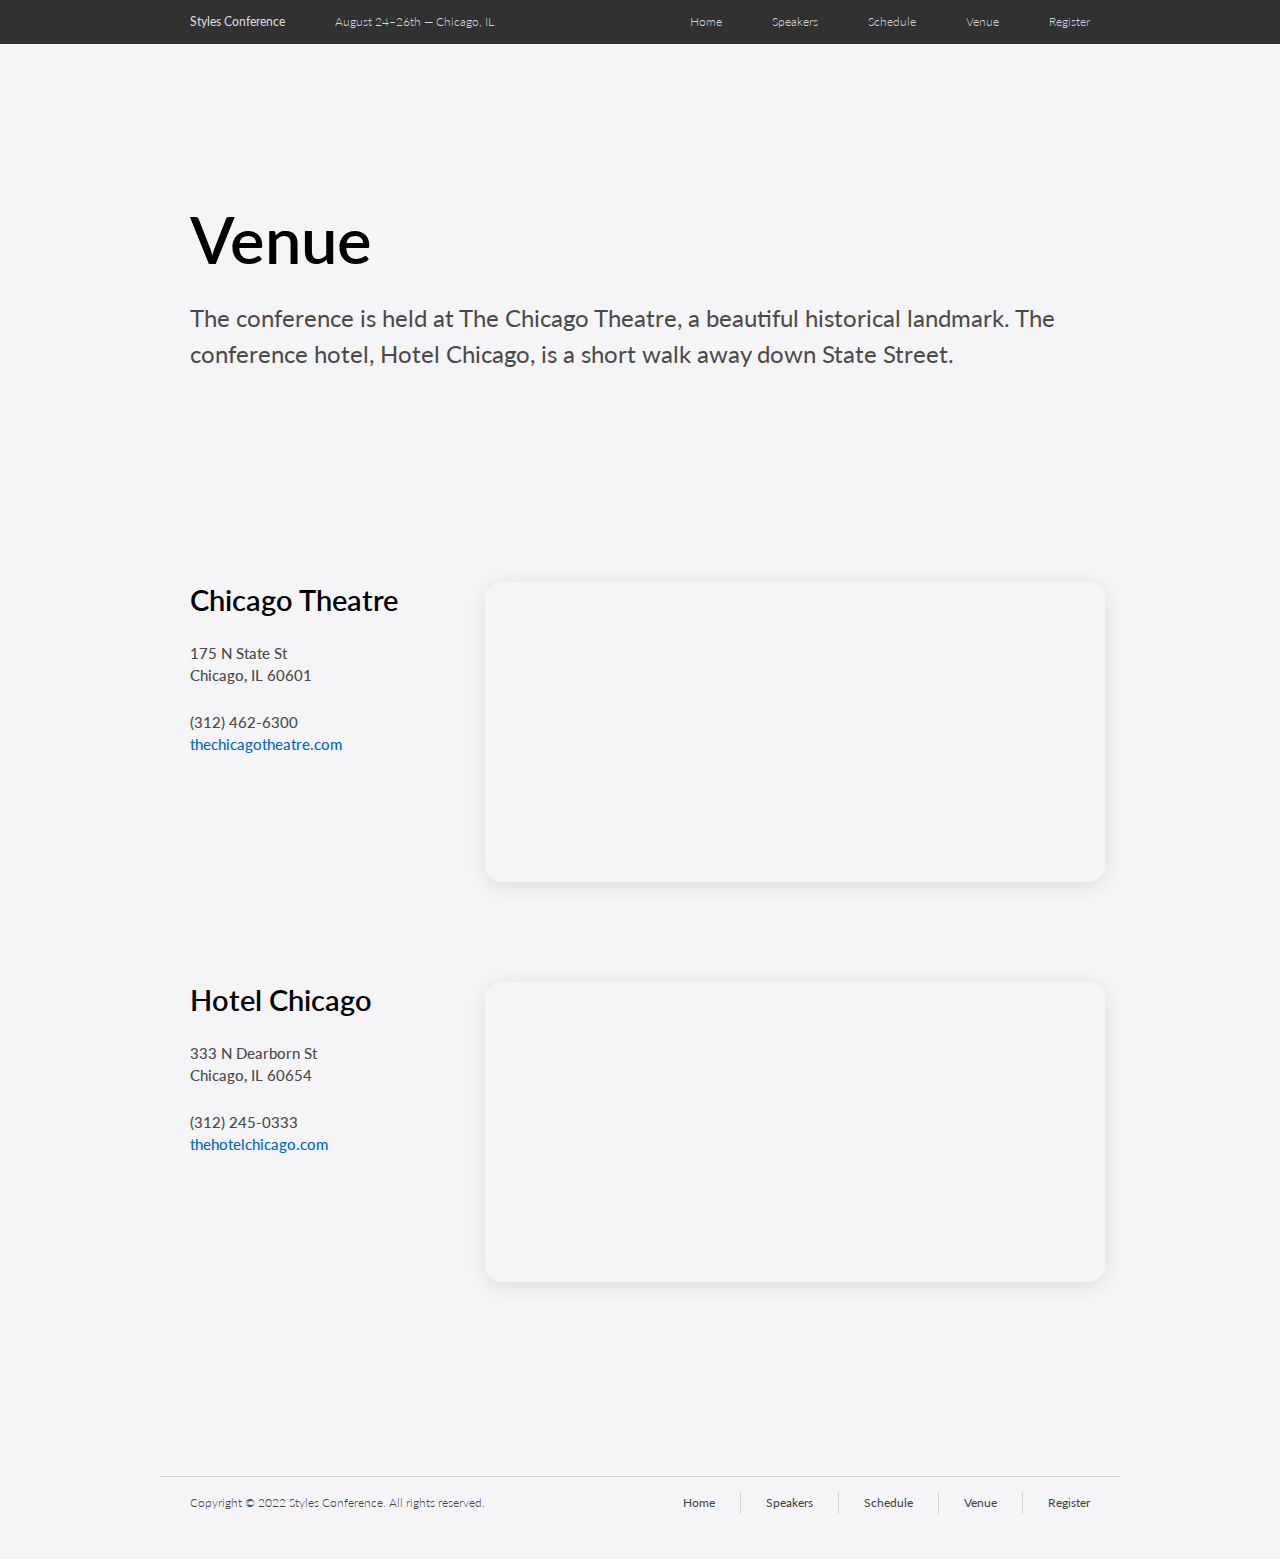
<file: venue.html>
<!DOCTYPE html>
<html lang="en">

<head>
	<meta charset="UTF-8">
	<meta http-equiv="X-UA-Compatible" content="IE=edge">
	<meta name="viewport" content="width=device-width, initial-scale=1.0">
	<title>Styles Conference</title>
	<link rel="stylesheet" href="assets/stylesheets/main.css">
	<link rel="stylesheet" href="http://fonts.googleapis.com/css?family=Lato:100,300,400,500,600,700">
</head>

<body>

	<!-- Header -->

	<header class="primary-header">
		<div class="container group">

			<h1 class="logo">
				<a href="index.html">Styles Conference</a>
			</h1>

			<h3 class="tagline">August 24&ndash;26th &mdash; Chicago, IL</h3>

			<nav class="nav primary-nav">
				<ul>
					<li><a href="index.html">Home</a></li><!--
					--><li><a href="speakers.html">Speakers</a></li><!--
					--><li><a href="schedule.html">Schedule</a></li><!--
					--><li><a href="venue.html">Venue</a></li><!--
					--><li><a href="register.html">Register</a></li>
				</ul>
			</nav>

		</div>
	</header>

	<!-- Lead -->

	<section class="row-alt">
		<div class="lead container">

			<h1>Venue</h1>

			<p>The conference is held at The Chicago Theatre, a beautiful historical landmark. The conference hotel, Hotel Chicago, is a short walk away down State Street.</p>

		</div>
	</section>

	<!-- Main content -->

	<section class="row">
		<div class="grid">

			<!-- Chicago Theatre -->

			<section class="venue-theatre">

				<div class="col-1-3">
					<h2>Chicago Theatre</h2>
					<p>175 N State St <br> Chicago, IL 60601</p>
					<p>(312) 462-6300 <br> <a href="http://www.thechicagotheatre.com/">thechicagotheatre.com</a></p>
				</div><!--

				--><iframe class="venue-map col-2-3" src="https://www.google.com/maps/embed?pb=!1m5!3m3!1m2!1s0x880e2ca55810a493%3A0x4700ddf60fcbfad6!2schicago+theatre!5e0!3m2!1sen!2sus!4v1388701393606"></iframe>

			</section>

			<!-- Hotel Chicago -->

			<section class="venue-hotel">

				<div class="col-1-3">
					<h2>Hotel Chicago</h2>
					<p>333 N Dearborn St <br> Chicago, IL 60654</p>
					<p>(312) 245-0333 <br> <a href="http://thehotelchicago.com/">thehotelchicago.com</a></p>
				</div><!--

				--><iframe class="venue-map col-2-3" src="https://www.google.com/maps/embed?pb=!1m5!3m3!1m2!1s0x880e2cb1da049173%3A0xa5c91d255a775f0b!2sHotel+Sax+Chicago%2C+North+Dearborn+Street%2C+Chicago%2C+IL!5e0!3m2!1sen!2sus!4v1388702493978"></iframe>

			</section>

		</div>
	</section>

	<!-- Footer -->

	<footer class="primary-footer container group">

		<small>Copyright &copy; 2022 Styles Conference. All rights reserved.</small>

		<nav class="nav">
			<ul>
				<li><a href="index.html">Home</a></li><!--
				--><li><a href="speakers.html">Speakers</a></li><!--
				--><li><a href="schedule.html">Schedule</a></li><!--
				--><li><a href="venue.html">Venue</a></li><!--
				--><li><a href="register.html">Register</a></li>
			</ul>
		</nav>

	</footer>

</body>
</html>
</file>
<file: assets/stylesheets/main.css>
/*
	http://meyerweb.com/eric/tools/css/reset/
	v2.0 | 20110126
	License: none (public domain)
*/

html, body, div, span, applet, object, iframe,
h1, h2, h3, h4, h5, h6, p, blockquote, pre,
a, abbr, acronym, address, big, cite, code,
del, dfn, em, img, ins, kbd, q, s, samp,
small, strike, strong, sub, sup, tt, var,
b, u, i, center,
dl, dt, dd, ol, ul, li,
fieldset, form, label, legend,
table, caption, tbody, tfoot, thead, tr, th, td,
article, aside, canvas, details, embed,
figure, figcaption, footer, header, hgroup,
menu, nav, output, ruby, section, summary,
time, mark, audio, video {
	margin: 0;
	padding: 0;
	border: 0;
	font-size: 100%;
	font: inherit;
	vertical-align: baseline;
}

/* HTML5 display-role reset for older browsers */

article, aside, details, figcaption, figure, 
footer, header, hgroup, menu, nav, section {
	display: block;
}
body {
	line-height: 1;
}
ol, ul {
	list-style: none;
}
blockquote, q {
	quotes: none;
}
blockquote:before, blockquote:after,
q:before, q:after {
	content: '';
	content: none;
}
table {
	border-collapse: collapse;
	border-spacing: 0;
}

/* Custom styles */

body {
	background: #F5F5F7;
	color: rgb(74, 74, 74);
	font: 400 15px/22px "Lato", "Helvetica Neue", Helvetica, "Open Sans", Arial, sans-serif;
}

/* Grid */

*,
*:before,
*:after {
	-webkit-box-sizing: border-box;
	   -moz-box-sizing: border-box;
			box-sizing: border-box;
}
.container,
.grid {
	margin: 0 auto;
	width: 960px;
}
.container {
	padding-left: 30px;
	padding-right: 30px;
}
.grid,
.col-1-3,
.col-2-3,
.col-1-2 {
	padding-left: 15px;
	padding-right: 15px;
}
.col-1-3,
.col-2-3,
.col-1-2 {
	display: inline-block;
	vertical-align: top;
}
.col-1-3 {
	width: 33.33%;
}
.col-2-3 {
	width: 66.66%;
}
.col-1-2 {
	width: 50%;
}

/* Clearfix */

.group::before,
.group::after {
	content: "";
	display: table;
}
.group::after {
	clear: both;
}
.group {
	clear: both;
	*zoom: 1;
}

/* Rows */

.row,
.row-alt{
	min-width: 960px;
}
.row {
	background: #F5F5F7;
	padding: 66px 0 44px 0;
}
.row-alt {
	padding: 200px 0 122px 0;
}

/* Typography */

h1, h2, h3, h4 {
	color: #000000;
}
h1, h3, h4, h5, p {
	margin-bottom: 22px;
}
h1 {
	font-size: 65px;
	line-height: 78px;
	font-weight: 600;
}
h2 {
	font-size: 29px;
	line-height: 35px;
	font-weight: 600;
}
h3 {
	font-size: 23px;
	font-weight: 600;
}
h4 {
	font-size: 18px;
}
h5 {
	color: #7B7B7C;
	font-size: 15px;
	font-weight: 500;
}
strong {
	font-weight: 400;
}
cite,
em {
	font-style: italic;
}

/* Leads */

.lead {
	text-align: left;
}
.lead p {
	font-size: 24px;
	line-height: 36px;
}

/* Links */

a {
	color: #06c;
	text-decoration: none;
}
a:hover {
	text-decoration: underline;
}
p a {
	color: #06c;

}
.primary-header a {
	color: #D6D6D6;
}
.primary-footer a {
	color: #424245;
}
.primary-header a:hover {
	color: #fff;
}
.primary-footer a:hover {
	text-decoration: underline;
}

/* Buttons */

.btn {
	border-radius: 12px;
	color: #fff;
	cursor: pointer;
	display: inline-block;
	font-weight: 500;
	margin: 0;
}
.btn-default {
	border: 0;
	background: #06c;
	padding: 11px 30px;
	font-size: 14px;
	width: 100%;
	margin-top: 50px;
}
.btn-default:hover {
	box-shadow: 0 4px 10px rgba(0,0,0,0.2);
}
.btn-alt {
	padding: 10px 30px;
}
.btn-alt:hover {
	color: #06c;
	text-decoration: underline;
}

/* Navigation */

.nav {
	text-align: right;
}
.nav li {
	display: inline-block;
	margin: 15px 25px;
	vertical-align: top;
}
.nav li:last-child {
	margin-right: 0;
}

/* Primary header */

.primary-header {
	background: #313132;
	width: 100%;
	position: fixed;
}
.logo {
	float: left;
	font-size: 12px;
	font-weight: 500;
	line-height: 14px;
	margin: 15px 0;
}
.tagline {
	float: left;
	font-size: 12px;
	font-weight: 300;
	color: #D6D6D6;
	line-height: 14px;
	margin: 15px 50px;
}
.primary-nav {
	font-size: 12px;
	font-weight: 300;
	line-height: 14px;
}

/* Primary footer */

.primary-footer {
	color: #424245;
	font-size: 12px;
	padding-bottom: 30px;
	border-top: 1px solid #D2D2D7;
}
.primary-footer small {
	float: left;
	font-weight: 300;
	margin-top: 15px;
}
.primary-footer li {
	margin: 15px 0px 15px 25px;
	padding-right: 25px;
	border-right: 1px solid #D2D2D7;
}
.primary-footer li:last-child {
	padding-right: 0;
	border-right: 0px solid #D2D2D7;
}

/* Home */

.hero {
	color: #000;
	line-height: 44px;
	padding: 200px 80px 116px 80px;
	text-align: center;
}
.hero h2 {
	font-size: 65px;
	margin-bottom: 50px;
	padding: 0px 0;
	font-weight: 700;
	line-height: 78px;
}
.hero p {
	font-size: 24px;
	font-weight: 500;
	color: #7B7B7C;
}
.hero a {
	font-size: 20px;
	color: #06c;
}
.teaser a:hover img {
	box-shadow: 0 4px 15px rgba(0,0,0,0.2);
}
.teaser img {
	border-radius: 5px;
	display: block;
	margin-bottom: 22px;
	max-width: 100%;
	box-shadow: 0 4px 15px rgba(0,0,0,0.07);
}
.space-bottom {
	padding-bottom: 150px;
}

/* Speakers */

.speaker {
	margin-bottom: 100px;
	border-top: 1px solid #C4C4C6;
	padding-top: 50px;
}
.speaker h5 {
	padding-top: 25px;
}
.speaker-info {
	padding-bottom: 22px;
	text-align: center;
	line-height: 32px;
}
.speaker-info li {
	font-size: 11px;
	font-weight: 600;
	background: #E9E8EC;
	height: 35px;
	width: 200px;
	border-radius: 18px;
	margin: 0 auto 10px auto;
}
.speaker-info li:hover {
	background: #06c;
}
.speaker-info a {
	color: #464647;
}
.speaker-info a:hover {
	color: #fff;
	text-decoration: none;
}
.speaker-info img {
	border-radius: 50%;
	height: 150px;
	margin: 0 0 25px 0;
	box-shadow: 0 4px 25px rgba(0,0,0,0.1);
}

/* Schedule */

table {
	margin-bottom: 150px;
	width: 100%;
}
th,
td {
	padding-bottom: 25px;
	vertical-align: top;
}
th {
	padding-right: 50px;
	text-align: left;
	width: 200px;
}
td {
	width: 350px;
}
thead {
	line-height: 44px;
}
thead td {
	color: #000000;
	font-size: 29px;
	font-weight: 600;
}
tbody th {
	color: #7B7B7C;
	font-size: 20px;
	font-weight: 400;
	padding-top: 25px;
	text-transform: uppercase;
}
tbody td {
	border-top: 1px solid #C4C4C6;
	padding-top: 25px;
}
tbody td:first-of-type {
	padding-right: 15px;
}
tbody td:last-of-type {
	padding-left: 15px;
}
tbody td:only-of-type {
	padding-left: 0;
	padding-right: 0;
}
table a {
	color: #06c;
}
table a:hover {
	color: #06c;
	text-decoration: underline;
}
table h4 {
	font-size: 20px;
	font-weight: 400;
	margin-bottom: 10px;
}
.schedule-offset {
	font-size: 20px;
	font-weight: 400;
	color: #7B7B7C;
}

/* Venue */

.venue-theatre {
	margin-bottom: 100px;
}
.venue-theatre p {
	font-weight: 500;
	margin-top: 25px;
}
.venue-hotel {
	margin-bottom: 150px;
}
.venue-hotel p {
	font-weight: 500;
	margin-top: 25px;
}
.venue-map {
	height: 300px;
	padding: 0;
	border-radius: 17px;
	box-shadow: 0 4px 25px rgba(0,0,0,0.1);
}
.venue-map iframe {
	width: 100%;
	height: 100%;
}

/* Register */

.details h5 {
	color: #06c;
	font-size: 22px;
	font-weight: 500;
	margin-top: 15px;
}
.details p {
	color: #7B7B7C;
	margin-top: 30px;
	width: 500px;
}
.details h4 {
	font-size: 22px;
	font-weight: 600;
	margin-top: 50px;
}
.details ul {
	color: #7B7B7C;
	margin-top: 30px;
}
.why-attend {
	list-style: disc;
	margin: 0 0 22px 30px;
}
form {
	margin-bottom: 150px;
}
input,
select,
textarea {
	font: 400 15px/22px "Lato", "Helvetica Neue", Helvetica, "Open Sans", Arial, sans-serif;
	background: #F5F5F7;
}
.register-group label {
	color: #000;
	cursor: pointer;
	font-weight: 400;
}
.register-group input,
.register-group select,
.register-group textarea {
	border: 1px solid #c6c9cc;
	border-radius: 12px;
	color: #000;
	display: block;
	margin: 5px 0 27px 0;
	padding: 10px 20px;
}
.register-group input,
.register-group textarea {
	width: 100%;
}
.register-group select {
	height: 34px;
	width: 60px;
}
.register-group textarea {
	height: 78px;
}
.register-btn {
	display: inline-block;
	margin-right: 10px;
}
.register-btn input[type=radio] {
	display: none;
}
.register-btn label {
	display: inline-block;
	cursor: pointer;
	padding: 0px 16.49px;
	margin-top: 10px;
	margin-bottom: 25px;
	line-height: 43px;
	border: 1px solid #c6c9cc;
	color: #7B7B7C;
	border-radius: 12px;
	user-select: none;
}
.register-btn input[type=radio]:checked + label {
	background: #06c;
	color: #fff;
	border: 1px solid #06c;
}
.register-btn label:hover {
	color: #000;
	border: 1px solid #06c;
}
</file>
